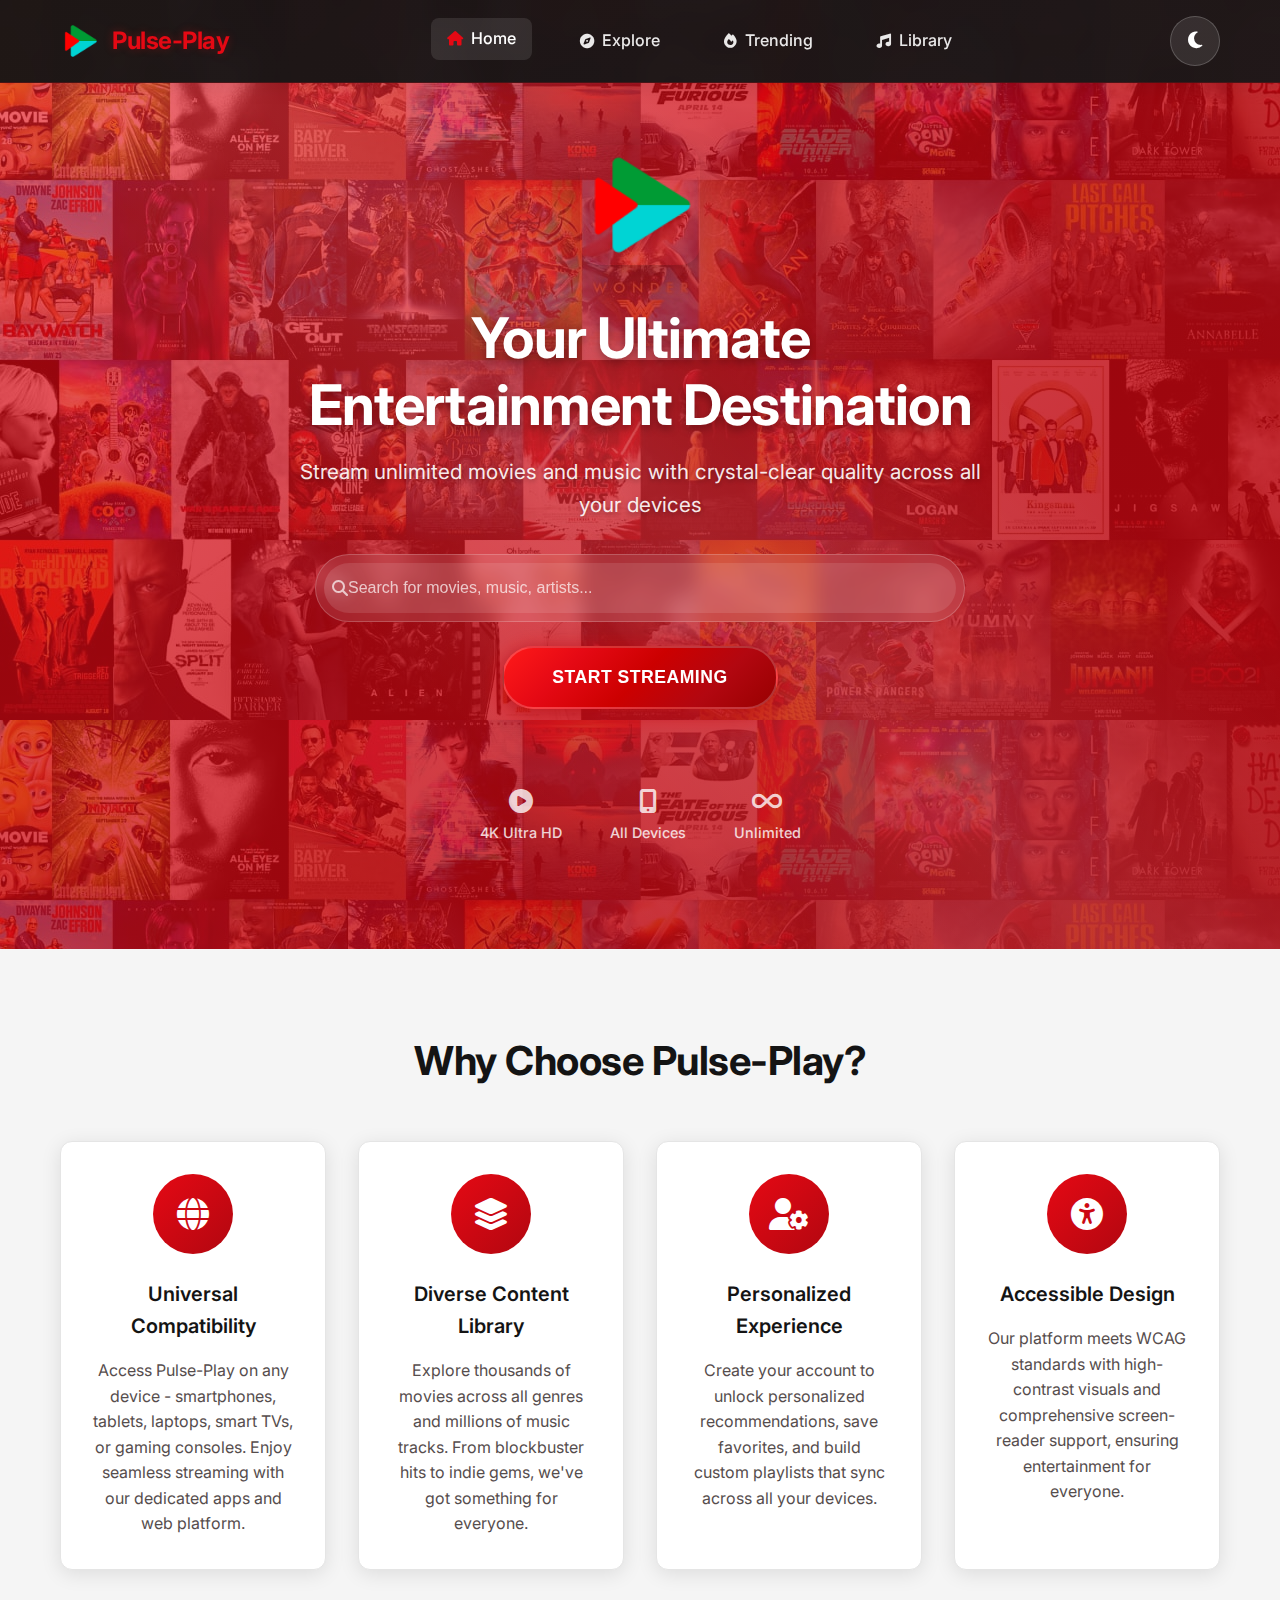
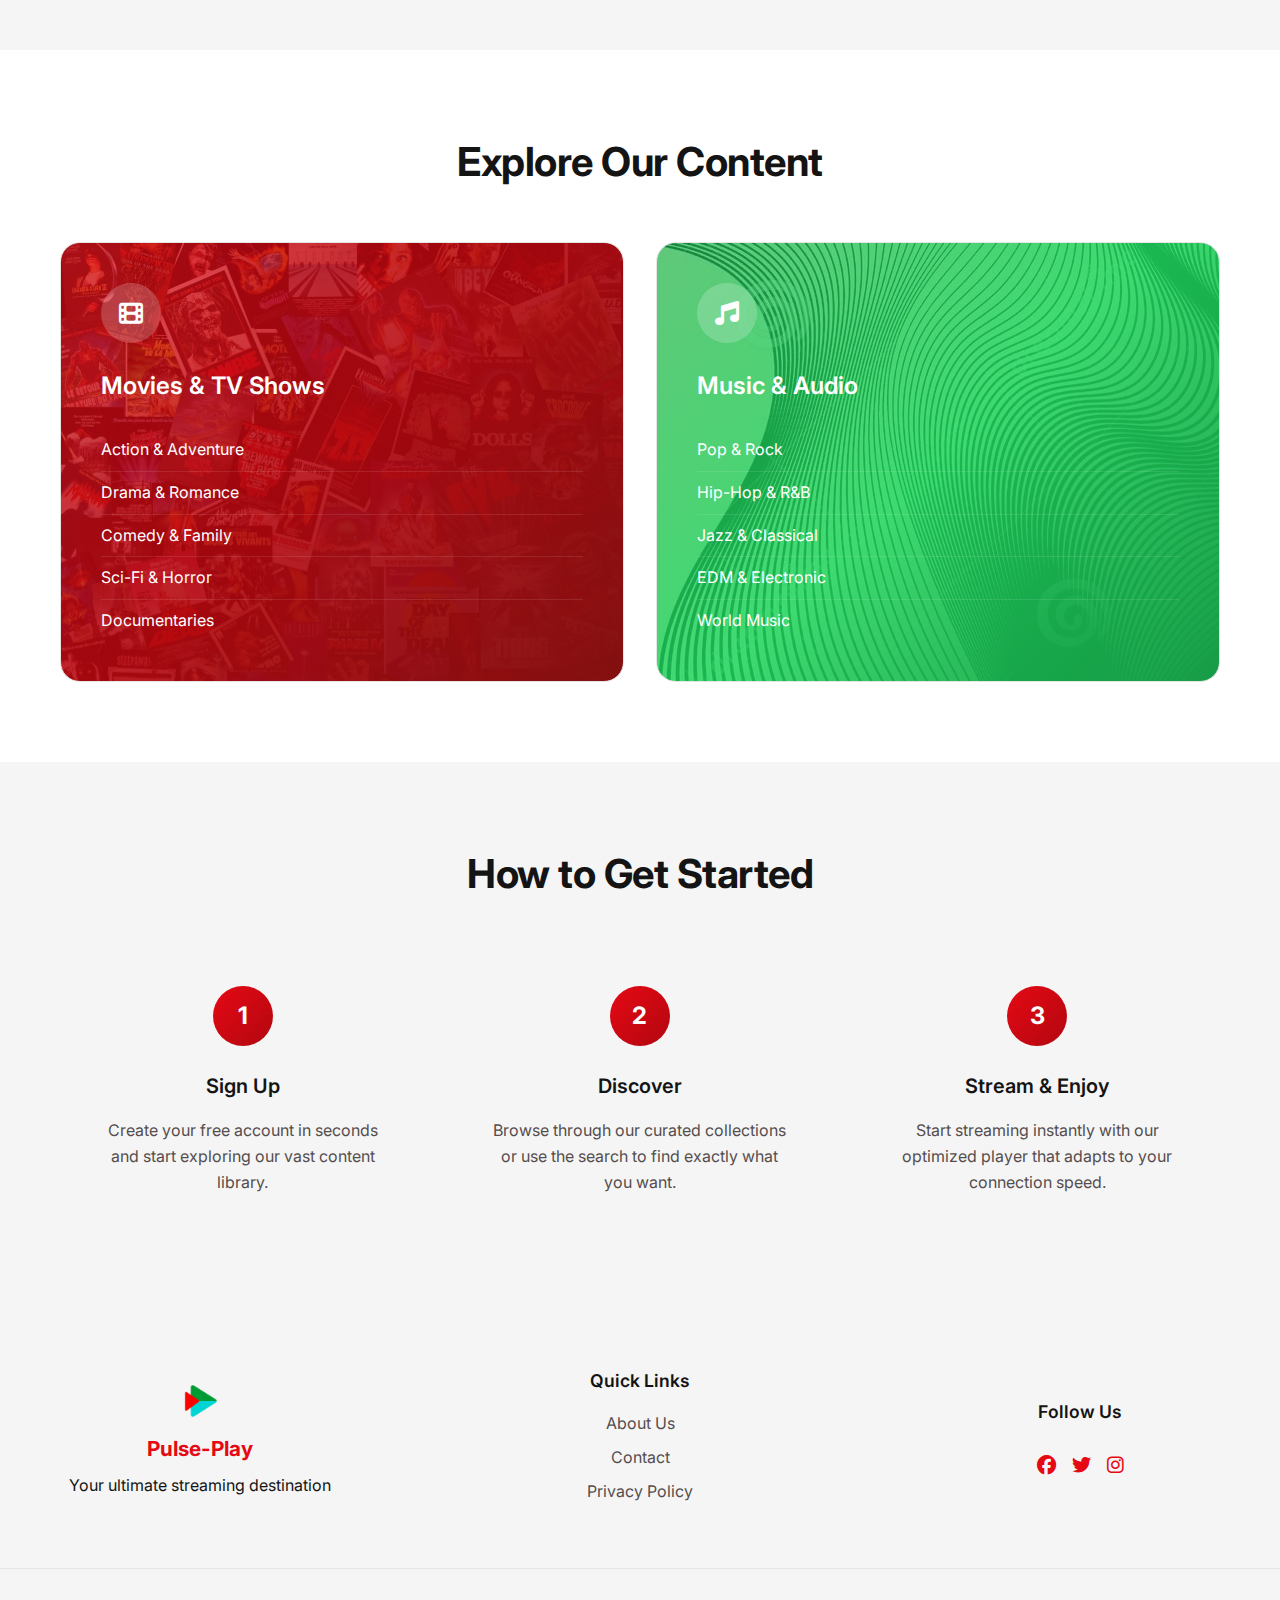
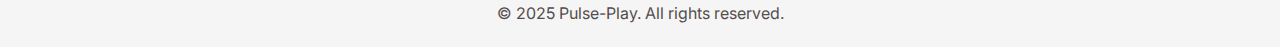
<file: index.html>
<!DOCTYPE html>
<html lang="en">
<head>
    <meta charset="UTF-8">
    <meta name="viewport" content="width=device-width, initial-scale=1.0">
    <meta name="description" content="Pulse-Play - Your ultimate streaming platform for movies and music. Stream high-quality content across all devices with personalized recommendations.">
    <meta name="keywords" content="streaming, movies, music, entertainment, platform">
    <title>Pulse-Play | Premium Streaming Platform</title>
    <link rel="stylesheet" href="style.css">
    <link rel="stylesheet" href="https://cdnjs.cloudflare.com/ajax/libs/font-awesome/6.4.0/css/all.min.css">
    <link rel="shortcut icon" href="icons8-microsoft-stream-2019-100 (1).png" type="image/x-icon">
    <link href="https://fonts.googleapis.com/css2?family=Inter:wght@300;400;500;600;700&display=swap" rel="stylesheet">
</head>
<body>
    <!-- Navigation -->
    <nav class="navbar">
        <div class="nav-container">
            <div class="nav-brand">
                <img src="icons8-microsoft-stream-2019-100 (1).png" alt="Pulse-Play Logo" class="logo">
                <span class="brand-name">Pulse-Play</span>
            </div>
            <div class="nav-links" id="nav-links">
                <ul>
                    <li><a href="#home" class="nav-link active"><i class="fas fa-home"></i>Home</a></li>
                    <li><a href="streaming.html" class="nav-link"><i class="fas fa-compass"></i>Explore</a></li>
                    <li><a href="#trending" class="nav-link"><i class="fas fa-fire"></i>Trending</a></li>
                    <li><a href="#library" class="nav-link"><i class="fas fa-music"></i>Library</a></li>
                </ul>
            </div>
            <div class="nav-controls">
                <div class="theme-toggle">
                    <button id="theme-toggle" class="theme-toggle-btn" aria-label="Toggle dark mode">
                        <i class="fas fa-sun" id="sun-icon"></i>
                        <i class="fas fa-moon" id="moon-icon"></i>
                    </button>
                </div>
                <button class="mobile-menu-toggle" id="mobile-menu-toggle" aria-label="Toggle mobile menu">
                    <span class="hamburger-line"></span>
                    <span class="hamburger-line"></span>
                    <span class="hamburger-line"></span>
                </button>
            </div>
        </div>
    </nav>

    <!-- Hero Section -->
    <main>
        <section id="home" class="hero-section">
            <div class="hero-container">
                <div class="hero-content">
                    <div class="hero-logo">
                        <img src="icons8-microsoft-stream-2019-100 (1).png" alt="Pulse-Play" class="hero-image">
                    </div>
                    
                    <h1 class="hero-title">Your Ultimate Entertainment Destination</h1>
                    <p class="hero-subtitle">Stream unlimited movies and music with crystal-clear quality across all your devices</p>
                    
                    <div class="search-section">
                        <div class="search-container">
                            <i class="fas fa-search search-icon"></i>
                            <input type="text" placeholder="Search for movies, music, artists..." class="search-input">
                        </div>
                        <button class="cta-button">Start Streaming</button>
                    </div>
                    
                    <div class="hero-features">
                        <div class="feature">
                            <i class="fas fa-play-circle"></i>
                            <span>4K Ultra HD</span>
                        </div>
                        <div class="feature">
                            <i class="fas fa-mobile-alt"></i>
                            <span>All Devices</span>
                        </div>
                        <div class="feature">
                            <i class="fas fa-infinity"></i>
                            <span>Unlimited</span>
                        </div>
                    </div>
                </div>
            </div>
        </section>

        <!-- Features Section -->
        <section id="features" class="features-section">
            <div class="container">
                <h2 class="section-title">Why Choose Pulse-Play?</h2>
                <div class="features-grid">
                    <div class="feature-card">
                        <div class="feature-icon">
                            <i class="fas fa-globe"></i>
                        </div>
                        <h3>Universal Compatibility</h3>
                        <p>Access Pulse-Play on any device - smartphones, tablets, laptops, smart TVs, or gaming consoles. Enjoy seamless streaming with our dedicated apps and web platform.</p>
                    </div>
                    
                    <div class="feature-card">
                        <div class="feature-icon">
                            <i class="fas fa-layer-group"></i>
                        </div>
                        <h3>Diverse Content Library</h3>
                        <p>Explore thousands of movies across all genres and millions of music tracks. From blockbuster hits to indie gems, we've got something for everyone.</p>
                    </div>
                    
                    <div class="feature-card">
                        <div class="feature-icon">
                            <i class="fas fa-user-cog"></i>
                        </div>
                        <h3>Personalized Experience</h3>
                        <p>Create your account to unlock personalized recommendations, save favorites, and build custom playlists that sync across all your devices.</p>
                    </div>
                    
                    <div class="feature-card">
                        <div class="feature-icon">
                            <i class="fas fa-universal-access"></i>
                        </div>
                        <h3>Accessible Design</h3>
                        <p>Our platform meets WCAG standards with high-contrast visuals and comprehensive screen-reader support, ensuring entertainment for everyone.</p>
                    </div>
                </div>
            </div>
        </section>

        <!-- Content Categories -->
        <section id="categories" class="categories-section">
            <div class="container">
                <h2 class="section-title">Explore Our Content</h2>
                <div class="categories-grid">
                    <div class="category-card movies">
                        <div class="category-icon">
                            <i class="fas fa-film"></i>
                        </div>
                        <h3>Movies & TV Shows</h3>
                        <ul>
                            <li>Action & Adventure</li>
                            <li>Drama & Romance</li>
                            <li>Comedy & Family</li>
                            <li>Sci-Fi & Horror</li>
                            <li>Documentaries</li>
                        </ul>
                    </div>
                    
                    <div class="category-card music">
                        <div class="category-icon">
                            <i class="fas fa-music"></i>
                        </div>
                        <h3>Music & Audio</h3>
                        <ul>
                            <li>Pop & Rock</li>
                            <li>Hip-Hop & R&B</li>
                            <li>Jazz & Classical</li>
                            <li>EDM & Electronic</li>
                            <li>World Music</li>
                        </ul>
                    </div>
                </div>
            </div>
        </section>

        <!-- How It Works -->
        <section id="how-it-works" class="how-it-works-section">
            <div class="container">
                <h2 class="section-title">How to Get Started</h2>
                <div class="steps-grid">
                    <div class="step">
                        <div class="step-number">1</div>
                        <h3>Sign Up</h3>
                        <p>Create your free account in seconds and start exploring our vast content library.</p>
                    </div>
                    
                    <div class="step">
                        <div class="step-number">2</div>
                        <h3>Discover</h3>
                        <p>Browse through our curated collections or use the search to find exactly what you want.</p>
                    </div>
                    
                    <div class="step">
                        <div class="step-number">3</div>
                        <h3>Stream & Enjoy</h3>
                        <p>Start streaming instantly with our optimized player that adapts to your connection speed.</p>
                    </div>
                </div>
            </div>
        </section>
    </main>

    <!-- Footer -->
    <footer class="footer">
        <div class="footer-content">
            <div class="footer-section">
                <img src="icons8-microsoft-stream-2019-100 (1).png" alt="Pulse-Play" class="footer-logo">
                <h3>Pulse-Play</h3>
                <p>Your ultimate streaming destination</p>
            </div>
            <div class="footer-section">
                <h4>Quick Links</h4>
                <ul>
                    <li><a href="#">About Us</a></li>
                    <li><a href="#">Contact</a></li>
                    <li><a href="#">Privacy Policy</a></li>
                </ul>
            </div>
            <div class="footer-section">
                <h4>Follow Us</h4>
                <div class="social-links">
                    <a href="#"><i class="fab fa-facebook"></i></a>
                    <a href="#"><i class="fab fa-twitter"></i></a>
                    <a href="#"><i class="fab fa-instagram"></i></a>
                </div>
            </div>
        </div>
        <div class="footer-bottom">
            <p>&copy; 2025 Pulse-Play. All rights reserved.</p>
        </div>
    </footer>

    <script src="script.js"></script>
</body>
</html>
</file>
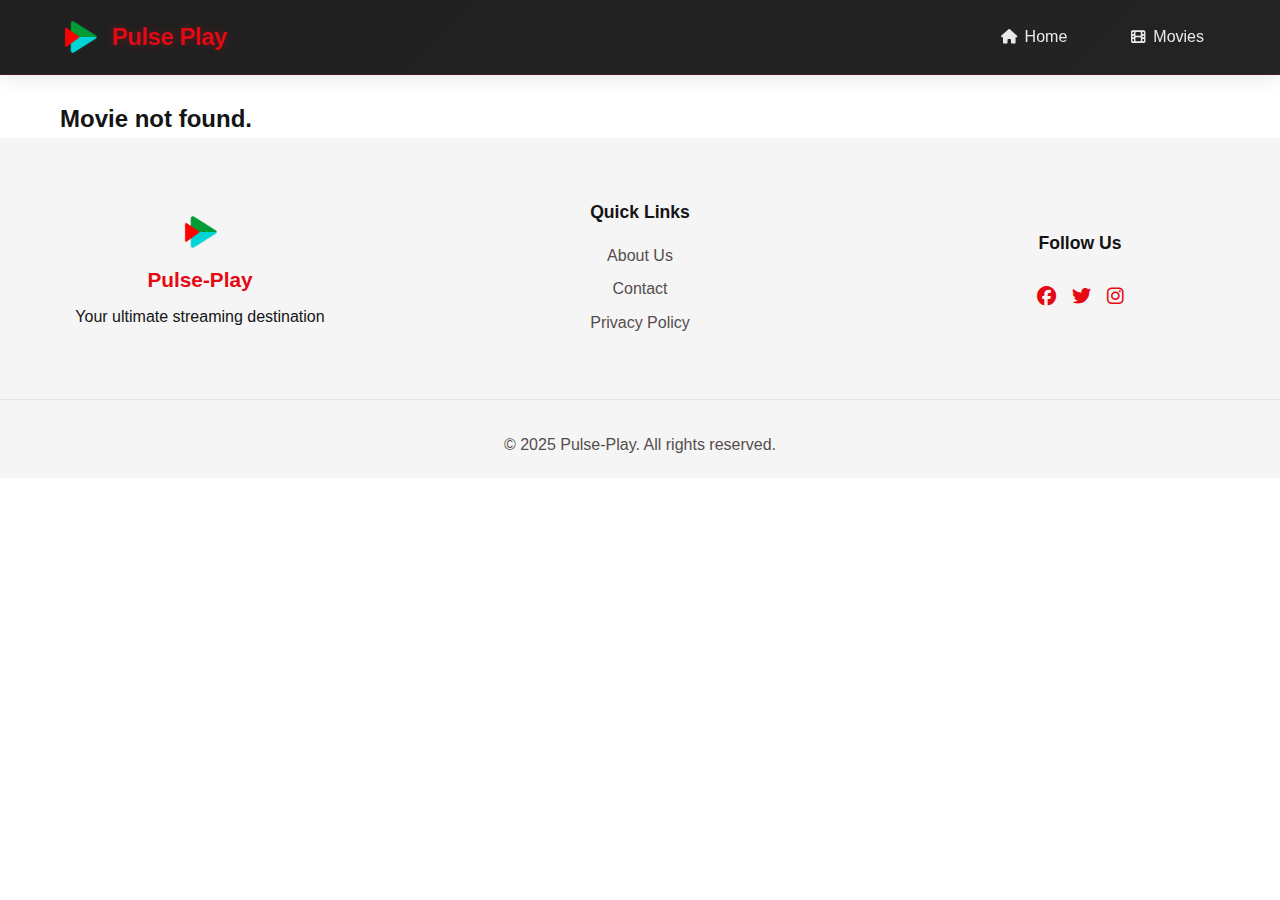
<file: movie-info.html>
<!DOCTYPE html>
<html lang="en">
<head>
    <meta charset="UTF-8">
    <meta name="viewport" content="width=device-width, initial-scale=1.0">
    <title>Movie Info | Pulse Play</title>
    <link rel="stylesheet" href="style.css">
    <link rel="shortcut icon" href="icons8-microsoft-stream-2019-100 (1).png" type="image/x-icon">
    <link rel="stylesheet" href="https://cdnjs.cloudflare.com/ajax/libs/font-awesome/6.4.0/css/all.min.css">
</head>
<body>
    <!-- Navigation Bar -->
    <nav class="navbar">
        <div class="nav-container">
            <div class="nav-brand">
                <img src="icons8-microsoft-stream-2019-100 (1).png" alt="Logo" class="logo">
                <span class="brand-name">Pulse Play</span>
            </div>
            <div class="nav-controls">
                <button id="theme-toggle" class="theme-toggle-btn" style="display: none;">
                    <i id="sun-icon" class="fas fa-sun"></i>
                    <i id="moon-icon" class="fas fa-moon"></i>
                </button>
            </div>
            <div class="nav-links" id="nav-links">
                <ul>
                    <li><a href="index.html" class="nav-link"><i class="fas fa-home"></i> Home</a></li>
                    <li><a href="streaming.html" class="nav-link"><i class="fas fa-film"></i> Movies</a></li>
                </ul>
            </div>
            <button class="mobile-menu-toggle" id="mobile-menu-toggle" aria-label="Toggle Menu">
                <span class="hamburger-line"></span>
                <span class="hamburger-line"></span>
                <span class="hamburger-line"></span>
            </button>
        </div>
    </nav>

    <!-- Movie Info Section -->
    <main class="container" style="margin-top: 100px;">
        <section class="movie-info-section" id="movie-info-section">
            <!-- Movie info will be populated by JS -->
        </section>
    </main>

    <!-- Footer -->
    <footer class="footer">
        <div class="footer-content">
            <div class="footer-section">
                <img src="icons8-microsoft-stream-2019-100 (1).png" alt="Pulse-Play" class="footer-logo">
                <h3>Pulse-Play</h3>
                <p>Your ultimate streaming destination</p>
            </div>
            <div class="footer-section">
                <h4>Quick Links</h4>
                <ul>
                    <li><a href="#">About Us</a></li>
                    <li><a href="#">Contact</a></li>
                    <li><a href="#">Privacy Policy</a></li>
                </ul>
            </div>
            <div class="footer-section">
                <h4>Follow Us</h4>
                <div class="social-links">
                    <a href="#"><i class="fab fa-facebook"></i></a>
                    <a href="#"><i class="fab fa-twitter"></i></a>
                    <a href="#"><i class="fab fa-instagram"></i></a>
                </div>
            </div>
        </div>
        <div class="footer-bottom">
            <p>&copy; 2025 Pulse-Play. All rights reserved.</p>
        </div>
    </footer>

    <script src="script.js"></script>
    <script>
    // Movie Info Page Logic
    document.addEventListener('DOMContentLoaded', function() {
        // Get movieId from URL
        const urlParams = new URLSearchParams(window.location.search);
        const movieId = urlParams.get('id');
        if (!movieId) {
            document.getElementById('movie-info-section').innerHTML = '<h2>Movie not found.</h2>';
            return;
        }

        // Demo movie data (should match script.js)
        const allDemoMovies = [];
        const demoMovies = {
            'trending': [
                { id: 1, title: 'Sinners', poster: './sinners.jpeg', rating: 7.6, year: 2025, genre: 'Action, Horror', videoUrl: 'https://www.youtube.com/watch?v=bKGxHflevuk', downloadUrl: 'https://downloadwella.com/kmf1byurmb9y/Sinners.(NKIRI.COM).2025.WEBRip.DOWNLOADED.FROM.NKIRI.COM.mkv.html', synopsis: 'Trying to leave their troubled lives behind, twin brothers return to their Mississippi hometown to start again, only to discover that an even greater evil is waiting to welcome them back.'},
                { id: 2, title: 'Weapons', poster: './weapons.jpeg', rating: 7.8, year: 2025, genre: 'Horror, Mystery', videoUrl: 'https://www.youtube.com/watch?v=OpThntO9ixc', downloadUrl: '#', synopsis: 'When all but one child from the same classroom mysteriously vanish on the same night at exactly the same time, a community is left questioning who or what is behind their disappearance.' },
                { id: 3, title: 'Thunderbolts', poster: './thunderbolts.jpeg', rating: 7.2, year: 2025, genre: 'Action, Adventure, Crime', videoUrl: 'https://www.youtube.com/watch?v=hUUszE29jS0', downloadUrl: 'https://downloadwella.com/xvk5eqtw6esx/Thunderbolts.(NKIRI.COM).2025.WEBRip.DOWNLOADED.FROM.NKIRI.COM.mkv.html', synopsis: 'Ensnared in a death trap, an unconventional team of antiheroes -- Yelena Belova, Bucky Barnes, Red Guardian, Ghost, Taskmaster and John Walker -- embarks on a dangerous mission that forces them to confront the darkest corners of their pasts.' },
                { id: 4, title: 'Superman', poster: './superman.jpeg', rating: 7.3, year: 2025, genre: 'Action, Adventure, Sci-Fi', videoUrl: 'https://www.youtube.com/watch?v=Ox8ZLF6cGM0', downloadUrl: 'https://downloadwella.com/f9dv2lm2wz5e/Superman.(NKIRI.COM).2025.WEB-DL.DOWNLOADED.FROM.NKIRI.COM.mkv.html', synopsis: 'When Superman gets drawn into conflicts at home and abroad, his actions are questioned, giving tech billionaire Lex Luthor the opportunity to get the Man of Steel out of the way for good. Will intrepid reporter Lois Lane and Superman\'s four-legged companion, Krypto, be able to help him before it\'s too late?' },
                { id: 5, title: 'F1', poster: './f-1.jpeg', rating: 7.8, year: 2025, genre: 'Action, Drama, Sport', videoUrl: 'https://www.youtube.com/watch?v=69ffwl-8pCU', downloadUrl: 'https://downloadwella.com/z9e61s86y494/F1.The.Movie.(NKIIR.COM).2025.WEBRip.DOWNLOADED.FROM.NKIRI.COM.mkv.html', synopsis: 'In the 1990s, Sonny Hayes was Formula 1\'s most promising driver until an accident on the track nearly ended his career. Thirty years later, the owner of a struggling Formula 1 team convinces Sonny to return to racing and become the best in the world. Driving alongside the team\'s hotshot rookie, Sonny soon learns that the road to redemption is not something you can travel alone.' },
                { id: 6, title: 'Jurassic World: Rebirth', poster: './jurassic.jpeg', rating: 5.9, year: 2025, genre: 'Action, Adventure, Sci-fi', videoUrl: 'https://www.youtube.com/watch?v=jan5CFWs9ic', downloadUrl: 'https://downloadwella.com/nv5qd3ayopj5/Jurassic.World.Rebirth.(NKIRI.COM).2025.WEBRip.DOWNLOADED.FROM.NKIRI.COM.mkv.html', synopsis: 'Zora Bennett leads a team of skilled operatives to the most dangerous place on Earth, an island research facility for the original Jurassic Park. Their mission is to secure genetic material from dinosaurs whose DNA can provide life-saving benefits to mankind. As the top-secret expedition becomes more and more risky, they soon make a sinister, shocking discovery that\'s been hidden from the world for decades.' },
                { id: 7, title: 'Mission Impossible: Dead Reckoning', poster: './mission-impossible.jpeg', rating: 8.5, year: 2023, genre: 'Action, Thriller', videoUrl: 'https://www.youtube.com/watch?v=avz06PDqDbM', downloadUrl: 'https://downloadwella.com/og67u751hl1s/Mission.Impossible.-.The.Final.Reckoning.(NKIRI.COM).2025.WEBRip.DOWNLOADED.FROM.NKIRI.COM.mkv.html', synopsis: 'Ethan Hunt and the IMF team must track down a terrifying new weapon that threatens all of humanity if it falls into the wrong hands. With control of the future and the fate of the world at stake, a deadly race around the globe begins. Confronted by a mysterious, all-powerful enemy, Ethan is forced to consider that nothing can matter more than the mission -- not even the lives of those he cares about most.' },
                { id: 8, title: 'Oppenheimer', poster: './oppenheimer.jpeg', rating: 8.9, year: 2023, genre: 'Drama, History', videoUrl: 'https://www.youtube.com/watch?v=uYPbbksJxIg', downloadUrl: 'https://downloadwella.com/i2udddfbfato/Oppenheimer.(NKIRI.COM).2023.BluRay.DOWNLOADED.FROM.NKIRI.COM.mkv.html', synopsis: 'During World War II, Lt. Gen. Leslie Groves Jr. appoints physicist J. Robert Oppenheimer to work on the top-secret Manhattan Project. Oppenheimer and a team of scientists spend years developing and designing the atomic bomb. Their work comes to fruition on July 16, 1945, as they witness the world\'s first nuclear explosion, forever changing the course of history.' },
                { id: 9, title: 'Barbie', poster: './barbie.jpeg', rating: 7.3, year: 2023, genre: 'Comedy, Fantasy', videoUrl: 'https://www.youtube.com/watch?v=pBk4NYhWNMM', downloadUrl: 'https://downloadwella.com/wgd63oc9k87e/Barbie.(NKIRI.COM).2023.WEBRip.DOWNLOADED.FROM.NKIRI.COM.mkv.html', synopsis: 'Barbie and Ken are having the time of their lives in the colorful and seemingly perfect world of Barbie Land. However, when they get a chance to go to the real world, they soon discover the joys and perils of living among humans.' },
                { id: 10, title: 'Dune: Part Two', poster: './dune.jpeg', rating: 8.4, year: 2024, genre: 'Sci-Fi, Adventure', videoUrl: 'https://www.youtube.com/watch?v=Way9Dexny3w', downloadUrl: 'https://downloadwella.com/4l4s5gt8myoy/Dune.Part.Two.(NKIRI.COM).2024.WEBRip.DOWNLOADED.FROM.NKIRI.COM.mkv.html', synopsis: 'Paul Atreides unites with Chani and the Fremen while seeking revenge against the conspirators who destroyed his family. Facing a choice between the love of his life and the fate of the universe, he must prevent a terrible future only he can foresee.' },
                { id: 11, title: 'The Super Mario Bros. Movie', poster: './mario.jpeg', rating: 7.5, year: 2023, genre: 'Animation, Comedy', videoUrl: 'https://www.youtube.com/watch?v=TnGl01FkMMo', downloadUrl: 'https://downloadwella.com/pxm4qmjegwaa/Super.Mario.Bros.Movie.(NKIRI.COM).2023.AMZN.WEBRip.DOWNLOADED.FROM.NKIRI.COM.mkv.html', synopsis: 'While working underground to fix a water main, Brooklyn plumbers and brothers Mario and Luigi are transported through a mysterious pipe to a magical new world. But when the siblings are separated, an epic adventure begins.' },
                { id: 12, title: 'Guardians of the Galaxy Vol. 3', poster: './GOTG.jpeg', rating: 8.1, year: 2023, genre: 'Action, Comedy', videoUrl: 'https://www.youtube.com/watch?v=u3V5KDHRQvk', downloadUrl: 'https://downloadwella.com/5rthk5bssrss/Guardians.of.the.Galaxy.Vol.3.(NKIRI.COM).2023.WEBRip.DOWNLOADED.FROM.NKIRI.COM.mkv.html', synopsis: 'Still reeling from the loss of Gamora, Peter Quill must rally his team to defend the universe and protect one of their own. If the mission is not completely successful, it could possibly lead to the end of the Guardians as we know them.' }
            ],
            'action': [
                { id: 13, title: 'The Fantastic Four: First Steps', poster: './fantasticfour.jpeg', rating: 7.3, year: 2025, genre: 'Action, Adventure, Sci-Fi', videoUrl: 'https://www.youtube.com/watch?v=18QQWa5MEcs', downloadUrl: '#', synopsis: 'Mister Fantastic, Invisible Woman, Human Torch and the Thing face their most daunting challenge yet as they defend Earth from Galactus and Silver Surfer.' },
                { id: 14, title: 'The Naked Gun', poster: './nakedgun.jpeg', rating: 6.9, year: 2025, genre: 'Action, Comedy, Crime', videoUrl: 'https://www.youtube.com/watch?v=uLguU7WLreA', downloadUrl: 'https://downloadwella.com/conzvkn9gcce/The.Naked.Gun.(NKIRI.COM).2025.WEBRip.DOWNLOADED.FROM.NKIRI.COM.mkv.html', synopsis: 'Lt. Frank Drebin, a bumbling policeman of the NYPD, is on the trail of notorious criminal Vincent Ludwig. Soon he learns about Vincent\'s plan to assassinate Queen Elizabeth II and decides to stop him.' },
                { id: 15, title: 'Nobody 2', poster: './nobody2.jpeg', rating: 6.7, year: 2025, genre: 'Action, Comedy, Crime', videoUrl: 'https://www.youtube.com/watch?v=-5X2pt95cIo', downloadUrl: 'https://downloadwella.com/rpu7exrxxjox/Nobody.2.(NKIRI.COM).2025.WEBRip.DOWNLOADED.FROM.NKIRI.COM.mkv.html', synopsis: 'Workaholic assassin Hutch Mansell takes his family on a much-needed vacation to the small tourist town of Plummerville. However, he soon finds himself in the crosshairs of a corrupt theme-park operator, a shady sheriff, and a bloodthirsty crime boss.' },
                { id: 16, title: 'Ballerina', poster: './ballerina.jpeg', rating: 6.9, year: 2025, genre: 'Action, Thriller', videoUrl: 'https://www.youtube.com/watch?v=0FSwsrFpkbw', downloadUrl: 'https://downloadwella.com/oiujdtm8l9b3/Ballerina.(NKIRI.COM).2025.WEBRip.DOWNLOADED.FROM.NKIRI.COM.mkv.html', synopsis: 'Trained in the assassin traditions of the Ruska Roma, Eve Macarro takes on an army of killers as she seeks revenge against those responsible for the death of her father.' },
                { id: 17, title: 'John Wick: Chapter 4', poster: './john-wick.jpeg', rating: 8.2, year: 2023, genre: 'Action, Crime', videoUrl: 'https://www.youtube.com/watch?v=qEVUtrk8_B4', downloadUrl: 'https://downloadwella.com/0pcd6mds5inw/John.Wick.Chapter.4.(NKIRI.COM).2023.WEB-DL.DOWNLOADED.FROM.NKIRI.COM.mkv.html', synopsis: 'With the price on his head ever increasing, legendary hit man John Wick takes his fight against the High Table global as he seeks out the most powerful players in the underworld, from New York to Paris to Japan to Berlin.' },
                { id: 18, title: 'Fast X', poster: './fastX.jpeg', rating: 7.8, year: 2023, genre: 'Action, Thriller', videoUrl: 'https://www.youtube.com/watch?v=32RAq6JzY-w', downloadUrl: 'https://downloadwella.com/707wgtgr3p8r/Fast.X.(NKIRI.COM).2023.AMZN.WEBRip.DOWNLOADED.FROM.NKIRI.COM.mkv.html', synopsis: 'Over many missions and against impossible odds, Dom Toretto and his family have outsmarted and outdriven every foe in their path. Now, they must confront the most lethal opponent they\'ve ever faced. Fueled by revenge, a terrifying threat emerges from the shadows of the past to shatter Dom\'s world and destroy everything -- and everyone -- he loves' },
                { id: 29, title: 'The Equalizer 3', poster: './equilizer.jpeg', rating: 7.1, year: 2023, genre: 'Action, Crime', videoUrl: 'https://www.youtube.com/watch?v=19ikl8vy4zs', downloadUrl: 'https://downloadwella.com/bm9u6zc2z9k4/The.Equalizer.3.(NKIRI.COM).2023.WEBRip.DOWNLOADED.FROM.NKIRI.COM.mkv.html', synopsis: 'Since giving up his life as a government assassin, Robert McCall finds solace in serving justice on behalf of the oppressed. Now living in Southern Italy, he soon discovers his new friends are under the control of local crime bosses. As events turn deadly, McCall becomes their protector by taking on the mafia.' },
                { id: 20, title: 'Extraction 2', poster: './Extraction.jpeg', rating: 7.6, year: 2023, genre: 'Action, Thriller', videoUrl: 'https://www.youtube.com/watch?v=Y274jZs5s7s', downloadUrl: 'https://downloadwella.com/f8eog3il9rpg/Extraction.2.(NKIRI.COM).2023.NF.WEBRip.DOWNLOADED.FROM.NKIRI.COM.mkv.html', synopsis: 'Back from the brink of death, commando Tyler Rake embarks on a dangerous mission to save a ruthless gangster\'s imprisoned family.' },
                { id: 21, title: 'The Gray Man', poster: './grayman.jpeg', rating: 6.5, year: 2022, genre: 'Action, Thriller', videoUrl: 'https://www.youtube.com/watch?v=BmllggGO4pM', downloadUrl: '#', synopsis: 'When the CIA\'s top asset his identity known to no one uncovers agency secrets, he triggers a global hunt by assassins set loose by his ex-colleague.' },
                { id: 22, title: 'The Amateur', poster: './amateur.jpeg', rating: 6.5, year: 2025, genre: 'Action, Thriller', videoUrl: 'https://www.youtube.com/watch?v=DCWcK4c-F8Q', downloadUrl: 'https://downloadwella.com/kq8ethfclwma/The.Amateur.(NKIRI.COM).2025.WEBRip.DOWNLOADED.FROM.NKIRI.COM.mkv.html', synopsis: 'Charlie Heller is a brilliant CIA decoder whose world comes crashing down when his wife dies in a London terrorist attack. When his supervisors refuse to take action, his intelligence becomes the ultimate weapon as he embarks on a dangerous trek across the globe to track down those responsible.' },
                { id: 23, title: 'Heads of State', poster: './heads-of-state.jpeg', rating: 6.4, year: 2025, genre: 'Action, Comedy, Thriller', videoUrl: 'https://www.youtube.com/watch?v=8J646zM7UM8', downloadUrl: 'https://downloadwella.com/08jz1dm70av9/Heads.Of.State.(NKIRI.COM).2025.WEBRip.DOWNLOADED.FROM.NKIRI.COM.mkv.html', synopsis: 'U.S. President Will Derringer and British Prime Minister Sam Clarke have a not-so-friendly and very public rivalry. However, when Air Force One gets shot down over enemy territory, they find themselves on the run and working together to thwart a global conspiracy that threatens the entire free world.' },
                { id: 24, title: 'Top Gun: Maverick', poster: './topgun.jpeg', rating: 8.3, year: 2022, genre: 'Action, Drama', videoUrl: 'https://www.youtube.com/watch?v=qSqVVswa420', downloadUrl: 'https://downloadwella.com/cybkgpvpbhfa/Top.Gun.Maverick.(NKIRI.COM).2022.WEB-DL.DOWNLOADED.FROM.NKIRI.COM.mp4', synopsis: 'After more than 30 years of service as one of the Navy\'s top aviators, Pete "Maverick" Mitchell is where he belongs, pushing the envelope as a courageous test pilot and dodging the advancement in rank that would ground him. Training a detachment of graduates for a special assignment, Maverick must confront the ghosts of his past and his deepest fears, culminating in a mission that demands the ultimate sacrifice from those who choose to fly it.' }
            ],
            'animation': [
                {id: 25, title: 'KPop Demon Hunters', poster: './kPop.jpeg', rating: '7.7', year: '2025', genre: 'Animation, Action, Adventure', videoUrl: 'https://www.youtube.com/watch?v=AzCAwdp1uIQ', downloadUrl: 'https://downloadwella.com/sp50yf3am8nx/KPop.Demon.Hunters.(NKIRI.COM).2025.WEBRip.DOWNLOADED.FROM.NKIRI.COM.mkv.html', synopsis: 'When K-pop superstars Rumi, Mira and Zoey aren\'t selling out stadiums or topping the Billboard charts, they\'re moonlighting as demon hunters to protect their fans from ever-present supernatural danger.'},
                {id: 26, title: 'Ne Zha 2', poster: './NeZha.jpeg', rating: '8.0', year: '2025', genre: 'Animation, Action, Adventure', videoUrl: 'https://www.youtube.com/watch?v=ETlOSBR92Fs', downloadUrl: 'https://downloadwella.com/uvn4jl9h0n25/Ne.Zha.2.(NKIRI.COM).WEBRip.DOWNLOADED.FROM.NKIRI.COM.mkv.html', synopsis: 'A rebellious young boy, Ne Zha, is feared by the gods and born to mortal parents with wild, uncontrolled powers. Now that he\'s faced with an ancient force intent on destroying humanity, he must grow up to become the hero the world needs.'},
                {id: 27, title: 'Elio', poster: './elio.jpeg', rating: '6.8', year: '2025', genre: 'Animation, Adventure, Comedy', videoUrl: 'https://www.youtube.com/watch?v=ETVi5_cnnaE', downloadUrl: 'https://downloadwella.com/tuu8ncjipusl/Elio.(NKIRI.COM).2025.WEBRip.DOWNLOADED.FROM.NKIRI.COM.mkv.html', synposis: 'Elio, an underdog with an active imagination, finds himself inadvertently beamed up to the Communiverse, an interplanetary organization with representatives from galaxies far and wide. Mistakenly identified as Earth\'s ambassador to the rest of the universe, he starts to form new bonds with eccentric aliens while discovering who he\'s truly meant to be.'},
                {id: 28, title: 'Demon Slayer: Kimetsu no Yaiba Infinity Castle', poster: './demonslayer.jpeg', rating: '8.7', year: '2025', genre: 'Animation, Adventure, Action', videoUrl: 'https://www.youtube.com/watch?v=x7uLutVRBfI', downloadUrl: '#', synopsis: 'Tanjiro Kamado and other members of the Demon Slayer Corps find themselves in an epic battle at Infinity Castle.'},
                {id: 29, title: 'Predator: Killer of Killers', poster: './predator.jpeg', rating: '7.5', year: '2025', genre: 'Animation, Action, Adventure', videoUrl: 'https://www.youtube.com/watch?v=fbddYji1F8s', downloadUrl: 'https://downloadwella.com/9wryoy5iz4ih/Predator.Killer.Of.Killers.(NKIRI.COM).2025.WEBRip.DOWNLOADED.FROM.NKIRI.COM.mkv.html', synopsis: 'A Viking raider, a ninja in feudal Japan, and a World War II pilot encounter a fierce intergalactic hunter.'},
                {id: 30, title: 'Smurfs', poster: './smurfs.jpeg', rating: '4.2', year: '2025', genre: 'Animation, Adventure, Comedy', videoUrl: 'https://www.youtube.com/watch?v=s18jQqtGsMw', downloadUrl: 'https://downloadwella.com/n6txk8hjmfus/Smurfs.(NKIRI.COM).2025.WEBRip.DOWNLOADED.FROM.NKIRI.COM.mkv.html', synopsis: 'When evil wizards Razamel and Gargamel take Papa Smurf, the Smurfs embark on a mission to the real world to save him. With help from some new friends, they must discover what defines their destiny to save the universe.'},
                {id: 31, title: 'Fixed', poster: './fixed.jpeg', rating: '5.2', year: '2025', genre: 'Animaton, Adventure, Comedy', videoUrl: 'https://www.youtube.com/watch?v=kwczMER2yho', downloadUrl: 'https://downloadwella.com/r01unlk34re5/Fixed.(NKIRI.COM).2025.WEBRip.DOWNLOADED.FROM.NKIRI.COM.mkv.html', synopsis: 'After learning he\'s getting neutered, a dog has 24 hours to squeeze in one last balls to the wall adventure with the boys.'},
                {id: 32, title: 'The kings of Kings', poster: './KOK.jpeg', rating: '6.8', year: '2025', genre: 'Animation, Family', videoUrl: 'https://www.youtube.com/watch?v=HDhet3EVRac', downloadUrl: 'https://downloadwella.com/d5y1ra9p1oc7/The.King.Of.Kings.(NKIRI.COM).2025.WEBRip.DOWNLOADED.FROM.NKIRI.COM.mkv.html', synopsis: 'Renowned writer Charles Dickens shares the story of Jesus Christ with his son, Walter. As his father narrates the stirring tale, Walter becomes captivated with the events of Jesus\' life.'},
                {id: 33, title: 'The Witcher: Sirens of the Deep', poster: './witcher.jpeg', rating: '6.1', year: '2025', genre: 'Animation, Action, Adventure', videoUrl: 'https://www.youtube.com/watch?v=PYzqa1CDTik', downloadUrl: 'https://downloadwella.com/e598ss4xcine/The.Witcher.Sirens.of.the.Deep.(NKIRI.COM).2025.WEBRip.DOWNLOADED.FROM.NKIRI.COM.mkv.html', synopsis: 'Hired to investigate seaside village attacks, mutant monster hunter Geralt unravels an age-old conflict between humans and sea people that threatens war between kingdoms.'},
                {id: 34, title: 'Plankton', poster: './plankton.jpeg', rating: '5.3', year: '2025', genre: 'Animation, Adventure, Comedy', videoUrl: 'https://www.youtube.com/watch?v=IHRScjhllsQ', downloadUrl: 'https://downloadwella.com/dhb2ob3agkqm/Plankton.The.Movie.(NKIRI.COM).2025.WEBRip.DOWNLOADED.FROM.NKIRI.COM.mkv.html', synopsis: 'When Karen the Computer decides to take over the world, it\'s up to Plankton to stop her with a little help from SpongeBob and the Gal Pals Pearl, Sandy, and Mrs. Puff'},
                {id: 35, title: 'Kaiju No. 8: Mission Recon', poster: './kaiju.jpeg', rating: '6.8', year: '2025', genre: 'Animation, Action, Sci-Fi', videoUrl: 'https://www.youtube.com/watch?v=JwF7bhvnCxI', downloadUrl: 'https://downloadwella.com/tgnu4tjvulou/Kaiju.No..8.Mission.Recon.(NKIRI.COM).2025.WEBRip.DOWNLOADED.FROM.NKIRI.COM.mkv.html', synopsis: 'Kaiju No. 8 follows Kafka Hibino, a 32-year-old man working as a Kaiju cleanup crew member, who gains the ability to transform into the powerful monstrous being "Kaiju No. 8" after a mysterious flying monster enters his body. Driven by a childhood promise with his friend, Mina Ashiro, to join the Defense Force that eliminates Kaiju, Kafka attempts to keep his new power a secret while joining the Force and using his knowledge to fight alongside them against the growing monster threat.'},
                {id: 36, title: 'Iyanu: The Age of Wonders', poster: './iyanu.jpeg', rating: '6.8', year: '2025', genre: 'Animation, Action, Adventure', videoUrl: 'https://www.youtube.com/watch?v=c0BgMxgAcJ4', downloadUrl: 'https://nkiri.com/iyanu-s01-complete-tv-series/', synopsis: 'Iyanu is a 2025 animated action-adventure TV series based on the graphic novel series by Roye Okupe, set in a world inspired by ancient Yorubaland, where a teenage orphan named Iyanu discovers she has divine powers. Iyanu must learn to control these abilities, which rival the gods of old, to save her people from ancient curses and wildlife threatening to destroy humanity and bring back the lost "Age of Wonders".'},
            ],
            'drama': [
                { id: 37, title: 'Frankenstein', poster: './frankenstein.jpeg', rating: 7.4, year: 2025, genre: 'Drama, Fantasy, Horror', videoUrl: 'https://www.youtube.com/watch?v=x--N03NO130', downloadUrl: '#', synopsis: 'A brilliant but egotistical scientist brings a monstrous creature to life in a daring experiment that ultimately leads to the undoing of both the creator and his tragic creation.' },
                { id: 38, title: 'The Map That Leads to You', poster: './map-that-leads-to-you.jpeg', rating: 6.2, year: 2025, genre: 'Drama, Romance', videoUrl: 'https://www.youtube.com/watch?v=FK9BQm471c0', downloadUrl: 'https://downloadwella.com/knjubfel6a2w/The.Map.That.Leads.To.You.(NKIRI.COM).2025.WEBRip.DOWNLOADED.FROM.NKIRI.COM.mkv.html', synopsis: 'Heather embarks on a European adventure, her journey taking an unexpected turn when she meets Jack. Their encounter opens up new possibilities which neither had anticipated.' },
                { id: 39, title: 'Night Always Comes', poster: './night-always-comes.jpeg', rating: 5.9, year: 2025, genre: 'Crime, Drama, Thriller', videoUrl: 'https://www.youtube.com/watch?v=Gd44vTsTUhs', downloadUrl: 'https://downloadwella.com/d0wvci03xmb3/Night.Always.Comes.(NKIRI.COM).2025.WEBRip.DOWNLOADED.FROM.NKIRI.COM.mkv.html', synopsis: 'Facing eviction in a city her family can no longer afford, a woman plunges into a desperate and increasingly dangerous all-night search to raise $25,000.' },
                { id: 40, title: 'Highest 2 Lowest', poster: './highest-two-lowest.jpeg', rating: 6.7, year: 2025, genre: 'Crime, Drama, Mystery', videoUrl: 'https://www.youtube.com/watch?v=Sh8yqcozfn8', downloadUrl: '#', synopsis: 'When a powerful music mogul is targeted by a ransom plot, he is forced to fight for his family and legacy while jammed up in a life-or-death moral dilemma.' },
                { id: 41, title: 'My Oxford Year', poster: './my-oxford-year.jpeg', rating: 5.9, year: 2025, genre: 'Drama, Romance, Comedy', videoUrl: 'https://www.youtube.com/watch?v=EKQPCiUSRAo', downloadUrl: 'https://downloadwella.com/eyxoc16vlbwm/My.Oxford.Year.(NKIRI.COM).2025.WEBRip.DOWNLOADED.FROM.NKIRI.COM.mkv.html', synopsis: 'An ambitious American student travels to Oxford in England to fulfill her dream, but encounters a charming local who changes both their lives.' },
                { id: 42, title: 'Hallow Road', poster: './hallow-road.jpeg', rating: 6.0, year: 2025, genre: 'Drama, Horror, Thriller', videoUrl: 'https://www.youtube.com/watch?v=DXGL49DpjJo', downloadUrl: 'https://nkiri.com/hallow-road-2025-download-hollywood-movie/', synopsis: 'A couple receive a distressing late-night call from their teenage daughter after she accidentally hits a pedestrian. Jumping in their car, they race to get there before anyone else stumbles across the scene. As they head deeper into the night, disturbing revelations threaten to tear the family apart.' },
                { id: 43, title: 'The Whale', poster: './whale.jpeg', rating: 7.7, year: 2022, genre: 'Drama, History', videoUrl: 'https://www.youtube.com/watch?v=D30r0CwtIKc', downloadUrl: 'https://downloadwella.com/jsd3ha1ywuip/The.Whale.(NKIRI.COM).2022.WEBRip.DOWNLOADED.FROM.NKIRI.COM.mkv.html', synopsis: 'In a town in Idaho, Charlie, a reclusive and unhealthy English teacher, hides out in his flat and eats his way to death. He is desperate to reconnect with his teenage daughter for a last chance at redemption.' },
                { id: 44, title: 'Everything Everywhere All at Once', poster: './EEAAT.jpeg', rating: 8.0, year: 2022, genre: 'Drama, Sci-Fi', videoUrl: 'https://www.youtube.com/watch?v=wxN1T1uxQ2g', downloadUrl: 'https://downloadwella.com/hvbq9u7i9hvo/Everything.Everywhere.All.At.Once.2022.720p.BluRay.DOWNLOADED.FROM.NKIRI.COM.mkv.html', synopsis: 'When an interdimensional rupture unravels reality, an unlikely hero must channel her newfound powers to fight bizarre and bewildering dangers from the multiverse as the fate of the world hangs in the balance.' },
                { id: 45, title: 'The Banshees of Inisherin', poster: './banshee.jpeg', rating: 7.8, year: 2022, genre: 'Drama, Comedy', videoUrl: 'https://www.youtube.com/watch?v=uRu3zLOJN2c', downloadUrl: 'https://downloadwella.com/27u50ttipp9a/The.Banshees.of.Inisherin.(NKIRI.COM).2022.AMZN.WEBRip.DOWNLOADED.FROM.NKIRI.COM.mkv.html', synopsis: 'On a remote island off the coast of Ireland, Pádraic is devastated when his buddy Colm suddenly puts an end to their lifelong friendship. With help from his sister and a troubled young islander, Pádraic sets out to repair the damaged relationship by any means necessary. However, as Colm\'s resolve only strengthens, he soon delivers an ultimatum that leads to shocking consequences.' },
                { id: 46, title: 'Tár', poster: 'https://via.placeholder.com/200x300/1a2a2a/ffffff?text=Tar', rating: 7.4, year: 2022, genre: 'Drama, Music', videoUrl: 'https://www.youtube.com/watch?v=Na6gA1RehsU', downloadUrl: '#', synopsis: 'Renowned musician Lydia Tár is days away from recording the symphony that will elevate her career. When all elements seem to conspire against her, Lydia\'s adopted daughter Petra becomes an integral emotional support for her struggling mother.' },
                { id: 47, title: 'Triangle of Sadness', poster: './TOS.jpeg', rating: 7.2, year: 2022, genre: 'Drama, Comedy', videoUrl: 'https://www.youtube.com/watch?v=VDvfFIZQIuQ', downloadUrl: 'https://downloadwella.com/ukqvvzegftld/Triangle.of.Sadness.(NKIRI.COM).2022.WEBRip.DOWNLOADED.FROM.NKIRI.COM.mkv.html', synopsis: 'Carl and Yaya, a couple of influencers, are invited to a luxury cruise ship alongside a group of out of touch wealthy people. The situation takes an unexpected turn when a brutal storm hits the ship.' },
                { id: 48, title: 'Women Talking', poster: './women-talking.jpeg', rating: 7.3, year: 2022, genre: 'Drama, Thriller', videoUrl: 'https://www.youtube.com/watch?v=pD0mFhMqDCE', downloadUrl: 'https://downloadwella.com/bdr64iyfpgkh/Women.Talking.(NKIRI.COM).2022.AMZN.WEBRip.DOWNLOADED.FROM.NKIRI.COM.mkv.html', synopsis: 'The women of an isolated religious colony reveal a shocking secret about the colony\'s men. For years, the men have occasionally drugged the women and then raped them. The truth comes out and the women talk about their new situation.' }
            ],
            'comedy': [
                { id: 49, title: 'The Thursday Murder Club', poster: './thursday-murder-club.jpeg', rating: 6.6, year: 2025, genre: 'Comedy, Crime Mystery', videoUrl: 'https://www.youtube.com/watch?v=50DYgzRBhFA', downloadUrl: 'https://downloadwella.com/5yhs9sfeuf9n/The.Thursday.Murder.Club.(NKIRI.COM).2025.WEBRip.DOWNLOADED.FROM.NKIRI.COM.mkv.html', synopsis: 'Four retirees spend their time solving cold case murders for fun, but their casual sleuthing takes a thrilling turn when they find themselves with a real whodunit on their hands.' },
                { id: 50, title: 'Bugonia', poster: './bugonia.jpeg', rating: 7.1, year: 2025, genre: 'Comedy, Crime, Sci-Fi', videoUrl: 'https://www.youtube.com/watch?v=bd_5HcTujfc', downloadUrl: '#', synopsis: 'Two conspiracy-obsessed men kidnap the CEO of a major company when they become convinced that she\'s an alien who wants to destroy Earth.' },
                { id: 51, title: 'Happy Gilmore 2', poster: './happy-gilmore-2.jpeg', rating: 6.1, year: 2025, genre: 'Comedy, Sport', videoUrl: 'https://www.youtube.com/watch?v=YKzRPFvky9Y', downloadUrl: 'https://downloadwella.com/kkmjajvshls3/Happy.Gilmore.2.(NKIRI.COM).2025.WEBRip.DOWNLOADED.FROM.NKIRI.COM.mkv.html', synopsis: 'Gilmore returns to the sport of golf since his retirement after winning his first Tour Championship, to finance his daughter\'s ballet classes.' },
                { id: 52, title: 'Honey Don\'t', poster: './honey-dont.jpeg', rating: 5.6, year: 2025, genre: 'Comedy, Crime, Mystery', videoUrl: 'https://www.youtube.com/watch?v=Jzr6pHIZAI0', downloadUrl: '#', synopsis: 'Small-town private investigator Honey O\'Donahue probes a series of strange deaths that are tied to a mysterious church.' },
                { id: 53, title: 'The Bad Guys 2', poster: './bad-guys-2.jpeg', rating: 7.1, year: 2025, genre: 'Comdey, Action, Animation', videoUrl: 'https://www.youtube.com/watch?v=TY1lWh20VSw', downloadUrl: 'https://downloadwella.com/9dcuf5mpv57x/The.Bad.Guys.2.(NKIRI.COM).2025.WEBRip.DOWNLOADED.FROM.NKIRI.COM.mkv.html', synopsis: 'Reformed criminals Mr. Wolf, Mr. Snake, Mr. Piranha, Mr. Shark and Ms. Tarantula are trying very hard to be good. However, they soon find themselves hijacked into a high-stakes heist that\'s masterminded by a new team of delinquents they never saw coming -- the Bad Girls.' },
                { id: 54, title: 'The Super Mario Bros. Movie', poster: './mario.jpeg', rating: 7.5, year: 2023, genre: 'Animation, Comedy', videoUrl: 'https://www.youtube.com/watch?v=TnGl01FkMMo', downloadUrl: 'https://downloadwella.com/pxm4qmjegwaa/Super.Mario.Bros.Movie.(NKIRI.COM).2023.AMZN.WEBRip.DOWNLOADED.FROM.NKIRI.COM.mkv.html', synopsis: 'While working underground to fix a water main, Brooklyn plumbers and brothers Mario and Luigi are transported through a mysterious pipe to a magical new world. But when the siblings are separated, an epic adventure begins.' },
                { id: 55, title: 'Guardians of the Galaxy Vol. 3', poster: 'GOTG.jpeg', rating: 8.1, year: 2023, genre: 'Action, Comedy', videoUrl: 'https://www.youtube.com/watch?v=u3V5KDHRQvk', downloadUrl: 'https://downloadwella.com/5rthk5bssrss/Guardians.of.the.Galaxy.Vol.3.(NKIRI.COM).2023.WEBRip.DOWNLOADED.FROM.NKIRI.COM.mkv.html',  synopsis: 'Still reeling from the loss of Gamora, Peter Quill must rally his team to defend the universe and protect one of their own. If the mission is not completely successful, it could possibly lead to the end of the Guardians as we know them.' },
                { id: 56, title: 'Ant-Man and the Wasp: Quantumania', poster: './antman.jpeg', rating: 6.1, year: 2023, genre: 'Action, Comedy', videoUrl: 'https://www.youtube.com/watch?v=8_rTIAOohas', downloadUrl: 'https://downloadwella.com/r3c6t24vq7wz/Ant-Man.and.the.Wasp.Quantumania.(NKIRI.COM).2023.WEBRip.DOWNLOADED.FROM.NKIRI.COM.mkv.html', synopsis: 'Despite being under house arrest, Scott Lang, along with the Wasp, sets out to help Dr Hank Pym to enter the quantum realm as they face new enemies along the way.' },
                { id: 57, title: 'Shazam! Fury of the Gods', poster: 'shazam.jpeg', rating: 6.2, year: 2023, genre: 'Action, Comedy', videoUrl: 'https://www.youtube.com/watch?v=Zi88i4CpHe4', downloadUrl: 'https://downloadwella.com/6p5tcetrh40x/Shazam.Fury.of.the.gods.(NKIRI.COM).2023.WEB-HD.DOWNLOADED.FROM.NKIRI.COM.mkv.html', synopsis: 'Bestowed with the powers of the gods, Billy Batson and his fellow foster kids are still learning how to juggle teenage life with their adult superhero alter egos. When a vengeful trio of ancient gods arrives on Earth in search of the magic stolen from them long ago, Shazam and his allies get thrust into a battle for their superpowers, their lives, and the fate of the world.' },
                { id: 58, title: 'Cocaine Bear', poster: './cocaine.jpeg', rating: 6.3, year: 2023, genre: 'Comedy, Horror', videoUrl: 'https://www.youtube.com/watch?v=DuWEEKeJLMI', downloadUrl: 'https://downloadwella.com/47fltw86sb7a/Cocaine.Bear.(NKIRI.COM).2023.WEBRip.DOWNLOADED.FROM.NKIRI.COM.mkv.html', synopsis: 'A 227kg black bear consumes a significant amount of cocaine and embarks on a drug-fuelled rampage through a Georgia forest, endangering the lives of cops, criminals, tourists and teenagers.' },
                { id: 59, title: 'Renfield', poster: './renfield.jpeg', rating: 6.4, year: 2023, genre: 'Comedy, Horror', videoUrl: 'https://www.youtube.com/watch?v=6LmO6rmDW08', downloadUrl: 'https://downloadwella.com/1rpo8lhw2o8t/Renfield.(NKIRI.COM).2023.WEBRip.DOWNLOADED.FROM.NKIRI.COM.mkv.html', synopsis: 'Renfield, the tortured aide to his narcissistic boss, Dracula, is forced to procure his master\'s prey and do his every bidding. However, after centuries of servitude, he\'s ready to see if there\'s a life outside the shadow of the Prince of Darkness.' }
            ],
            'sci-fi': [
                { id: 60, title: 'Dune: Part Two', poster: './dune.jpeg', rating: 8.4, year: 2024, genre: 'Sci-Fi, Adventure', videoUrl: 'https://www.youtube.com/watch?v=Way9Dexny3w', downloadUrl: 'https://downloadwella.com/4l4s5gt8myoy/Dune.Part.Two.(NKIRI.COM).2024.WEBRip.DOWNLOADED.FROM.NKIRI.COM.mkv.html', synopsis: 'Paul Atreides unites with Chani and the Fremen while seeking revenge against the conspirators who destroyed his family. Facing a choice between the love of his life and the fate of the universe, he must prevent a terrible future only he can foresee.' },
                { id: 61, title: 'The Creator', poster: './creator.jpeg', rating: 7.2, year: 2023, genre: 'Sci-Fi, Action', videoUrl: 'https://www.youtube.com/watch?v=ex3C1-5Dhb8', downloadUrl: 'https://downloadwella.com/skhqtax47mkc/The.Creator.(NKIRI.COM).2023.AMZN.WEBRip.DOWNLOADED.FROM.NKIRI.COM.mkv.html', synopsis: 'As a future war between the human race and artificial intelligence rages on, ex-special forces agent Joshua is recruited to hunt down and kill the Creator, the elusive architect of advanced AI. The Creator has developed a mysterious weapon that has the power to end the war and all of mankind. As Joshua and his team of elite operatives venture into enemy-occupied territory, they soon discover the world-ending weapon is actually an AI in the form of a young child.' },
                { id: 62, title: 'Poor Things', poster: './poor-things.jpeg', rating: 7.8, year: 2023, genre: 'Sci-Fi, Drama', videoUrl: 'https://www.youtube.com/watch?v=RlbR5N6veqw', downloadUrl: 'https://downloadwella.com/6qymdgyqlj00/Poor.Things.(NKIRI.COM).2023.WEBRip.DOWNLOADED.FROM.NKIRI.COM.mkv.html', synopsis: 'Brought back to life by an unorthodox scientist, a young woman runs off with a lawyer on a whirlwind adventure across the continents. Free from the prejudices of her times, she grows steadfast in her purpose to stand for equality and liberation.' },
                { id: 63, title: 'Everything Everywhere All at Once', poster: './EEAAT.jpeg', rating: 8.0, year: 2022, genre: 'Sci-Fi, Drama', videoUrl: 'https://www.youtube.com/watch?v=wxN1T1uxQ2g', downloadUrl: 'https://downloadwella.com/hvbq9u7i9hvo/Everything.Everywhere.All.At.Once.2022.720p.BluRay.DOWNLOADED.FROM.NKIRI.COM.mkv.html', synopsis: 'When an interdimensional rupture unravels reality, an unlikely hero must channel her newfound powers to fight bizarre and bewildering dangers from the multiverse as the fate of the world hangs in the balance.' },
                { id: 64, title: 'Nope', poster: './nope.jpeg', rating: 7.0, year: 2022, genre: 'Sci-Fi, Horror', videoUrl: 'https://www.youtube.com/watch?v=In8fuzj3gck', downloadUrl: 'https://downloadwella.com/liqxjcez79pf/Nope.(NKIRI.COM).2022.WEBRip.DOWNLOADED.FROM.NKIRI.COM.mp4', synopsis: 'A man and his sister discover something sinister in the skies above their California horse ranch, while the owner of a nearby theme park tries to profit from the mysterious, otherworldly phenomenon.' },
                { id: 65, title: 'Bugonia', poster: './bugonia.jpeg', rating: 7.1, year: 2025, genre: 'Comedy, Crime, Sci-Fi', videoUrl: 'https://www.youtube.com/watch?v=bd_5HcTujfc', downloadUrl: '#',  synopsis: 'Two conspiracy-obsessed men kidnap the CEO of a major company when they become convinced that she\'s an alien who wants to destroy Earth.' },
                { id: 66, title: 'Superman', poster: './superman.jpeg', rating: 7.3, year: 2025, genre: 'Action, Adventure, Sci-Fi', videoUrl: 'https://www.youtube.com/watch?v=Ox8ZLF6cGM0', downloadUrl: 'https://downloadwella.com/f9dv2lm2wz5e/Superman.(NKIRI.COM).2025.WEB-DL.DOWNLOADED.FROM.NKIRI.COM.mkv.html', synopsis: 'When Superman gets drawn into conflicts at home and abroad, his actions are questioned, giving tech billionaire Lex Luthor the opportunity to get the Man of Steel out of the way for good. Will intrepid reporter Lois Lane and Superman\'s four-legged companion, Krypto, be able to help him before it\'s too late?' },
                { id: 67, title: 'Jurassic World: Rebirth', poster: './jurassic.jpeg', rating: 5.9, year: 2025, genre: 'Action, Adventure, Sci-fi', videoUrl: 'https://www.youtube.com/watch?v=jan5CFWs9ic', downloadUrl: 'https://downloadwella.com/nv5qd3ayopj5/Jurassic.World.Rebirth.(NKIRI.COM).2025.WEBRip.DOWNLOADED.FROM.NKIRI.COM.mkv.html', synopsis: 'Zora Bennett leads a team of skilled operatives to the most dangerous place on Earth, an island research facility for the original Jurassic Park. Their mission is to secure genetic material from dinosaurs whose DNA can provide life-saving benefits to mankind. As the top-secret expedition becomes more and more risky, they soon make a sinister, shocking discovery that\'s been hidden from the world for decades.' },
                { id: 69, title: 'The Fantastic Four: First Steps', poster: './fantasticfour.jpeg', rating: 7.3, year: 2025, genre: 'Action, Adventure, Sci-Fi', videoUrl: 'https://www.youtube.com/watch?v=18QQWa5MEcs', downloadUrl: '#', synopsis: 'Mister Fantastic, Invisible Woman, Human Torch and the Thing face their most daunting challenge yet as they defend Earth from Galactus and Silver Surfer.' },
                { id: 69, title: 'Kaiju No. 8: Mission Recon', poster: './kaiju.jpeg', rating: '6.8', year: '2025', genre: 'Animation, Action, Sci-Fi', videoUrl: 'https://www.youtube.com/watch?v=JwF7bhvnCxI', downloadUrl: 'https://downloadwella.com/tgnu4tjvulou/Kaiju.No..8.Mission.Recon.(NKIRI.COM).2025.WEBRip.DOWNLOADED.FROM.NKIRI.COM.mkv.html',  synopsis: 'Kaiju No. 8 follows Kafka Hibino, a 32-year-old man working as a Kaiju cleanup crew member, who gains the ability to transform into the powerful monstrous being "Kaiju No. 8" after a mysterious flying monster enters his body. Driven by a childhood promise with his friend, Mina Ashiro, to join the Defense Force that eliminates Kaiju, Kafka attempts to keep his new power a secret while joining the Force and using his knowledge to fight alongside them against the growing monster threat.'},
                { id: 70, title: 'Prey', poster: './prey.jpeg', rating: 7.2, year: 2022, genre: 'Sci-Fi, Action', videoUrl: 'https://www.youtube.com/watch?v=wZ7LytagKlc', downloadUrl: 'https://wetafiles.com/2tt9j6fswo3e/Prey.(NKIRI.COM).2022.HULU.WEBRip.DOWNLOADED.FROM.NKIRI.COM.mkv.html', synopsis: 'A skilled Comanche warrior protects her tribe from a highly evolved alien predator that hunts humans for sport, fighting against wilderness, dangerous colonisers and this mysterious creature to keep her people safe.' }
            ],
            'horror': [
                { id: 71, title: 'Five Nights at Freddy\'s', poster: './fivenights.jpeg', rating: 6.8, year: 2023, genre: 'Horror, Thriller', videoUrl: 'https://www.youtube.com/watch?v=0VH9WCFV6XQ', downloadUrl: 'https://downloadwella.com/j3o6q5w6xeof/Five.Nights.at.Freddys.(NKIRI.COM).2023.PCOK.WEBRip.DOWNLOADED.FROM.NKIRI.COM.mkv.html', synopsis: 'A troubled security guard begins working at Freddy Fazbear\'s Pizzeria. While spending his first night on the job, he realizes the late shift at Freddy\'s won\'t be so easy to make it through.' },
                { id: 72, title: 'Talk to Me', poster: './talk.jpeg', rating: 7.4, year: 2023, genre: 'Horror, Thriller', videoUrl: 'https://www.youtube.com/watch?v=aLAKJu9aJys', downloadUrl: 'https://downloadwella.com/9sw4x0bxbwcl/Talk.to.Me.(NKIRI.COM).2022.WEBRip.DOWNLOADED.FROM.NKIRI.COM.mkv.html', synopsis: 'When a group of friends discover how to conjure spirits with an embalmed hand, they become hooked on the new thrill and high-stakes party game -- until one of them goes too far and unleashes terrifying supernatural forces.' },
                { id: 73, title: 'Evil Dead Rise', poster: './evildead.jpeg', rating: 6.9, year: 2023, genre: 'Horror, Thriller', videoUrl: 'https://www.youtube.com/watch?v=smTK_AeAPHs', downloadUrl: 'https://downloadwella.com/k7ryg6maildx/Evil.Dead.Rise.(NKIRI.COM).2023.WEBRip.DOWNLOADED.FROM.NKIRI.COM.mkv.html', synopsis: 'A reunion between two estranged sisters gets cut short by the rise of flesh-possessing demons, thrusting them into a primal battle for survival as they face the most nightmarish version of family imaginable.' },
                { id: 74, title: 'Scream VI', poster: './screem.jpeg', rating: 7.1, year: 2023, genre: 'Horror, Thriller', videoUrl: 'https://www.youtube.com/watch?v=h74AXqw4Opc', downloadUrl: 'https://downloadwella.com/chwihjz3enbs/Scream.VI.2023.720p.BluRay.DOWNLOADED.FROM.NKIRI.COM.mkv.html', synopsis: 'Four survivors of the Ghostface murders leave Woodsboro behind for a fresh start in New York City. However, they soon find themselves in a fight for their lives when a new killer embarks on a bloody rampage.' },
                { id: 75, title: 'M3GAN', poster: './megan.jpeg', rating: 6.4, year: 2022, genre: 'Horror, Sci-Fi', videoUrl: 'https://www.youtube.com/watch?v=BRb4U99OU80', downloadUrl: 'https://downloadwella.com/byl6xvk9b2lo/M3GAN.(NKIRI.COM).2022.WEBRip.DOWNLOADED.FROM.NKIRI.COM.mkv.html', synopsis: 'M3GAN is a marvel of artificial intelligence, a lifelike doll that\'s programmed to be a child\'s greatest companion and a parent\'s greatest ally. Designed by Gemma, a brilliant roboticist, M3GAN can listen, watch and learn as it plays the role of friend and teacher, playmate and protector. When Gemma becomes the unexpected caretaker of her 8-year-old niece, she decides to give the girl an M3GAN prototype, a decision that leads to unimaginable consequences.' },
                { id: 76, title: 'Nope', poster: './nope.jpeg', rating: 7.0, year: 2022, genre: 'Horror, Sci-Fi', videoUrl: 'https://www.youtube.com/watch?v=In8fuzj3gck', downloadUrl: 'https://downloadwella.com/liqxjcez79pf/Nope.(NKIRI.COM).2022.WEBRip.DOWNLOADED.FROM.NKIRI.COM.mp4', synopsis: 'A man and his sister discover something sinister in the skies above their California horse ranch, while the owner of a nearby theme park tries to profit from the mysterious, otherworldly phenomenon.' },
                { id: 77, title: 'Hallow Road', poster: './hallow-road.jpeg', rating: 6.0, year: 2025, genre: 'Horror, Drama, Thriller', videoUrl: 'https://www.youtube.com/watch?v=DXGL49DpjJo', downloadUrl: 'https://nkiri.com/hallow-road-2025-download-hollywood-movie/', synopsis: 'A couple receive a distressing late-night call from their teenage daughter after she accidentally hits a pedestrian. Jumping in their car, they race to get there before anyone else stumbles across the scene. As they head deeper into the night, disturbing revelations threaten to tear the family apart.' },
                { id: 78, title: 'Frankenstein', poster: './frankenstein.jpeg', rating: 7.4, year: 2025, genre: 'Horror, Drama, Fantasy', videoUrl: 'https://www.youtube.com/watch?v=x--N03NO130', downloadUrl: '#', synopsis: 'A brilliant but egotistical scientist brings a monstrous creature to life in a daring experiment that ultimately leads to the undoing of both the creator and his tragic creation.' },
                { id: 79, title: 'Sinners', poster: './sinners.jpeg', rating: 7.6, year: 2025, genre: 'Horror, Action',  videoUrl: 'https://www.youtube.com/watch?v=bKGxHflevuk', downloadUrl: 'https://downloadwella.com/kmf1byurmb9y/Sinners.(NKIRI.COM).2025.WEBRip.DOWNLOADED.FROM.NKIRI.COM.mkv.html', synopsis: 'Trying to leave their troubled lives behind, twin brothers return to their Mississippi hometown to start again, only to discover that an even greater evil is waiting to welcome them back.'},
                { id: 80, title: 'Weapons', poster: './weapons.jpeg', rating: 7.8, year: 2025, genre: 'Horror, Mystery', videoUrl: 'https://www.youtube.com/watch?v=OpThntO9ixc', downloadUrl: '#', synopsis: 'When all but one child from the same classroom mysteriously vanish on the same night at exactly the same time, a community is left questioning who or what is behind their disappearance.' },
                { id: 81, title: 'Cocaine Bear', poster: './cocaine.jpeg', rating: 6.3, year: 2023, genre: 'Horror, Comedy', videoUrl: 'https://www.youtube.com/watch?v=DuWEEKeJLMI', downloadUrl: 'https://downloadwella.com/47fltw86sb7a/Cocaine.Bear.(NKIRI.COM).2023.WEBRip.DOWNLOADED.FROM.NKIRI.COM.mkv.html',  synopsis: 'A 227kg black bear consumes a significant amount of cocaine and embarks on a drug-fuelled rampage through a Georgia forest, endangering the lives of cops, criminals, tourists and teenagers.' },
                { id: 82, title: 'Renfield', poster: './renfield.jpeg', rating: 6.4, year: 2023, genre: 'Horror, Comedy', videoUrl: 'https://www.youtube.com/watch?v=6LmO6rmDW08', downloadUrl: 'https://downloadwella.com/1rpo8lhw2o8t/Renfield.(NKIRI.COM).2023.WEBRip.DOWNLOADED.FROM.NKIRI.COM.mkv.html', synopsis: 'Renfield, the tortured aide to his narcissistic boss, Dracula, is forced to procure his master\'s prey and do his every bidding. However, after centuries of servitude, he\'s ready to see if there\'s a life outside the shadow of the Prince of Darkness.' },
                { id: 83, title: 'Smile', poster: './smile.jpeg', rating: 6.6, year: 2022, genre: 'Horror, Thriller', videoUrl: 'https://www.youtube.com/watch?v=BcDK7lkzzsU', downloadUrl: 'https://downloadwella.com/n6h0t0w0aut1/Smile.(NKIRI.COM).2022.AMZN.WEBRip.DOWNLOADED.FROM.NKIRI.COM.mkv.html', synopsis: 'After witnessing a bizarre, traumatic incident involving a patient, Dr. Rose Cotter starts experiencing frightening occurrences that she can\'t explain. As an overwhelming terror begins taking over her life, Rose must confront her troubling past in order to survive and escape her horrifying new reality.' }
            ]
        };
        Object.values(demoMovies).forEach(arr => allDemoMovies.push(...arr));
        // Find movie by id
        const movie = allDemoMovies.find(m => m.id == movieId);
        if (!movie) {
            document.getElementById('movie-info-section').innerHTML = '<h2>Movie not found.</h2>';
            return;
        }
        // Render movie info
        let trailerHtml = '';
        if (movie.videoUrl && movie.videoUrl.includes('youtube.com/watch')) {
            // Convert YouTube link to embed
            const videoId = movie.videoUrl.split('v=')[1].split('&')[0];
            trailerHtml = `<div style="display: flex; justify-content: center; align-items: center; width: 100%;"><iframe width="700" height="360" src="https://www.youtube.com/embed/${videoId}" frameborder="0" allowfullscreen style="border-radius: 12px;"></iframe></div>`;
        } else if (movie.videoUrl && movie.videoUrl !== '#' && movie.videoUrl !== '') {
            trailerHtml = `<div style="display: flex; justify-content: center; align-items: center; width: 100%;"><video id="movie-trailer" width="700" height="360" controls poster="${movie.poster}" style="border-radius: 12px;">
                <source src="${movie.videoUrl}" type="video/mp4">
                Your browser does not support the video tag.
            </video></div>`;
        } else {
            trailerHtml = `<div style="color: var(--text-muted); padding: 2rem; text-align: center;">Trailer not available for this movie.</div>`;
        }

        document.getElementById('movie-info-section').innerHTML = `
            <div class="movie-info-page" style="display: flex; flex-wrap: wrap; gap: 2rem; align-items: flex-start;">
                <div style="flex: 1; min-width: 280px; max-width: 350px;">
                    <img src="${movie.poster}" alt="${movie.title}" style="width: 100%; border-radius: 16px; box-shadow: 0 8px 32px rgba(0,0,0,0.2);">
                </div>
                <div style="flex: 2; min-width: 300px;">
                    <h1 style="font-size: 2.5rem; font-weight: 700; color: var(--accent-color); margin-bottom: 1rem;">${movie.title}</h1>
                    <div style="font-size: 1.1rem; color: var(--text-secondary); margin-bottom: 1rem;">
                        <span><i class="fas fa-calendar-alt"></i> ${movie.year}</span> &nbsp; | &nbsp;
                        <span><i class="fas fa-film"></i> ${movie.genre}</span> &nbsp; | &nbsp;
                        <span><i class="fas fa-star" style="color: gold;"></i> <span style="color: var(--accent-color); font-weight: 600;">${movie.rating}</span></span>
                    </div>
                    <p style="font-size: 1.1rem; color: var(--text-muted); margin-bottom: 2rem;">${movie.synopsis ? movie.synopsis : 'No synopsis available for this movie.'}</p>
                    <div style="display: flex; gap: 1rem;">
                        <button class="play-btn" style="font-size: 1.2rem;" onclick="playMovie('${movie.videoUrl}')"><i class="fas fa-play"></i></button>
                        <button class="download-btn" style="font-size: 1.2rem;" onclick="downloadMovie('${movie.downloadUrl}')"><i class="fas fa-download"></i></button>
                    </div>
                </div>
            </div>
            <div style="margin-top: 2rem;">
                <h2 style="font-size: 1.5rem; color: var(--accent-color); margin-bottom: 1rem;">Trailer</h2>
                <div style="background: transparent; var(--bg-secondary); border-radius: 16px; box-shadow: 0 4px 16px rgba(0,0,0,0.1); padding: 1rem;">
                    ${trailerHtml}
                </div>
            </div>
            <div style="margin-top: 2.5rem;">
                <h2 style="font-size: 1.5rem; color: var(--accent-color); margin-bottom: 1rem;">Related Movies</h2>
                <div id="related-movies" style="display: flex; flex-wrap: wrap; gap: 1.5rem;"></div>
            </div>
        `;
        // Render related movies (by genre)
        const relatedContainer = document.getElementById('related-movies');
        if (relatedContainer) {
            // Get genres as array (split by comma, trim)
            const genres = movie.genre.split(',').map(g => g.trim().toLowerCase());
            // Filter movies with at least one matching genre, exclude current movie
            const related = allDemoMovies.filter(m => m.id != movie.id && m.genre && m.genre.split(',').some(g => genres.includes(g.trim().toLowerCase())));
            // Limit to 6 related movies
            related.slice(0, 6).forEach(rel => {
                const card = document.createElement('div');
                card.className = 'related-movie-card';
                card.style = 'width: 150px; background: var(--bg-secondary); border-radius: 12px; box-shadow: 0 2px 8px rgba(0,0,0,0.08); overflow: hidden; cursor: pointer; transition: transform 0.2s;';
                card.innerHTML = `
                    <img src="${rel.poster}" alt="${rel.title}" style="width: 100%; height: 210px; object-fit: cover;">
                    <div style="padding: 0.5rem 0.7rem;">
                        <h4 style="font-size: 1rem; margin: 0 0 0.3rem 0; color: var(--accent-color); white-space: nowrap; overflow: hidden; text-overflow: ellipsis;">${rel.title}</h4>
                        <div style="font-size: 0.95rem; color: var(--text-secondary);">${rel.year}</div>
                    </div>
                `;
                card.onclick = function() {
                    window.location.href = `movie-info.html?id=${rel.id}`;
                };
                relatedContainer.appendChild(card);
            });
            if (related.length === 0) {
                relatedContainer.innerHTML = '<div style="color: var(--text-muted);">No related movies found.</div>';
            }
        }
    });
    // Play and Download functions
    function playMovie(videoUrl) {
        const trailer = document.getElementById('movie-trailer');
        if (trailer && videoUrl && videoUrl !== '#') {
            trailer.src = videoUrl;
            trailer.play();
        } else {
            alert('Trailer not available for this movie.');
        }
    }
    function downloadMovie(downloadUrl) {
        if (downloadUrl && downloadUrl !== '#') {
            window.open(downloadUrl, '_blank');
        } else {
            alert('Download not available for this movie.');
        }
    }
    </script>
</body>
</html>
</file>
<file: style.css>
/* CSS Variables for Theming */
:root {
    /* Light Mode Colors - Netflix-inspired */
    --bg-primary: #ffffff;
    --bg-secondary: #f5f5f5;
    --text-primary: #141414;
    --text-secondary: #564d4d;
    --text-muted: #737373;
    --border-color: #e5e5e5;
    --card-bg: #ffffff;
    --shadow: rgba(0, 0, 0, 0.1);
    --shadow-hover: rgba(0, 0, 0, 0.2);
    --gradient-primary: linear-gradient(135deg, #e50914 0%, #b20710 100%);
    --gradient-secondary: linear-gradient(135deg, #1db954 0%, #1ed760 100%);
    --accent-color: #e50914;
    --accent-hover: #b20710;
}

/* Dark Mode Colors - Netflix Dark Theme */
[data-theme="dark"] {
    --bg-primary: #141414;
    --bg-secondary: #181818;
    --text-primary: #ffffff;
    --text-secondary: #b3b3b3;
    --text-muted: #737373;
    --border-color: #2f2f2f;
    --card-bg: #181818;
    --shadow: rgba(0, 0, 0, 0.5);
    --shadow-hover: rgba(0, 0, 0, 0.7);
    --gradient-primary: linear-gradient(135deg, #e50914 0%, #b20710 50%, #831010 100%);
    --gradient-secondary: linear-gradient(135deg, #1db954 0%, #1ed760 50%, #169c46 100%);
    --accent-color: #e50914;
    --accent-hover: #b20710;
}

/* Reset and Base Styles */
* {
    margin: 0;
    padding: 0;
    box-sizing: border-box;
}

body {
    font-family: 'Inter', -apple-system, BlinkMacSystemFont, 'Segoe UI', Roboto, sans-serif;
    line-height: 1.6;
    color: var(--text-primary);
    background-color: var(--bg-primary);
    transition: background-color 0.3s ease, color 0.3s ease;
}

.container {
    max-width: 1200px;
    margin: 0 auto;
    padding: 0 20px;
}

/* Navigation */
.navbar {
    background: linear-gradient(135deg, rgba(20, 20, 20, 0.95) 0%, rgba(24, 24, 24, 0.95) 100%);
    backdrop-filter: blur(10px);
    padding: 1rem 0;
    position: fixed;
    top: 0;
    width: 100%;
    z-index: 1000;
    box-shadow: 0 2px 20px var(--shadow);
    border-bottom: 1px solid rgba(229, 9, 20, 0.2);
}

.nav-container {
    max-width: 1200px;
    margin: 0 auto;
    padding: 0 20px;
    display: flex;
    justify-content: space-between;
    align-items: center;
}

/* Navigation Controls */
.nav-controls {
    display: flex;
    align-items: center;
    gap: 1rem;
}

/* Theme Toggle Button */
.theme-toggle {
    align-items: center;
}

.theme-toggle-btn {
    background: rgba(255, 255, 255, 0.1);
    border: 1px solid rgba(255, 255, 255, 0.2);
    border-radius: 50px;
    width: 50px;
    height: 50px;
    display: flex;
    align-items: center;
    justify-content: center;
    cursor: pointer;
    transition: all 0.3s ease;
    color: white;
    font-size: 1.2rem;
}

.theme-toggle-btn:hover {
    background: rgba(255, 255, 255, 0.2);
    transform: translateY(-2px);
    box-shadow: 0 5px 15px rgba(0, 0, 0, 0.2);
}

.theme-toggle-btn i {
    transition: all 0.3s ease;
}

#sun-icon {
    display: none;
}

#moon-icon {
    display: block;
}

[data-theme="dark"] #sun-icon {
    display: block;
}

[data-theme="dark"] #moon-icon {
    display: none;
}

/* Mobile Menu Toggle */
.mobile-menu-toggle {
    display: none;
    flex-direction: column;
    justify-content: space-around;
    width: 40px;
    height: 40px;
    background: transparent;
    border: none;
    cursor: pointer;
    padding: 0;
    z-index: 1001;
}

.hamburger-line {
    width: 100%;
    height: 3px;
    background: white;
    border-radius: 2px;
    transition: all 0.3s ease;
    transform-origin: center;
}

/* Mobile Menu Toggle Animation */
.mobile-menu-toggle.active .hamburger-line:nth-child(1) {
    transform: rotate(45deg) translate(6px, 6px);
}

.mobile-menu-toggle.active .hamburger-line:nth-child(2) {
    opacity: 0;
}

.mobile-menu-toggle.active .hamburger-line:nth-child(3) {
    transform: rotate(-45deg) translate(6px, -6px);
}

.nav-brand {
    display: flex;
    align-items: center;
    gap: 12px;
}

.logo {
    width: 40px;
    height: 40px;
    border-radius: 8px;
}

.brand-name {
    color: #e50914;
    font-size: 1.5rem;
    font-weight: 700;
    letter-spacing: -0.5px;
    text-shadow: 0 0 10px rgba(229, 9, 20, 0.3);
}

.nav-links ul {
    display: flex;
    list-style: none;
    gap: 2rem;
    margin: 0;
}

.nav-link {
    color: rgba(255, 255, 255, 0.9);
    text-decoration: none;
    font-weight: 500;
    padding: 0.5rem 1rem;
    border-radius: 8px;
    transition: all 0.3s ease;
    display: flex;
    align-items: center;
    gap: 8px;
}

.nav-link:hover,
.nav-link.active {
    color: white;
    background-color: rgba(255, 255, 255, 0.1);
    transform: translateY(-2px);
}

.nav-link.active i {
    color: #e50914;
}

.nav-link i {
    font-size: 0.9rem;
}

/* Hero Section */
.hero-section {
    background: linear-gradient(135deg, rgba(229, 9, 20, 0.652) 0%, rgba(178, 7, 16, 0.9) 100%), 
                url('poster.jpeg');
    padding: 120px 0 80px;
    text-align: center;
    color: white;
    position: relative;
    overflow: hidden;
}

.hero-section::before {
    content: '';
    position: absolute;
    top: 0;
    left: 0;
    right: 0;
    bottom: 0;
    background: linear-gradient(45deg, transparent 30%, rgba(255, 255, 255, 0.1) 50%, transparent 70%);
    animation: shimmer 3s infinite;
}

@keyframes shimmer {
    0% { transform: translateX(-100%); }
    100% { transform: translateX(100%); }
}

.hero-container {
    max-width: 800px;
    margin: 0 auto;
    padding: 0 20px;
}

.hero-logo {
    margin-bottom: 2rem;
}

.hero-image {
    width: 120px;
    height: 120px;
    border-radius: 20px;
    box-shadow: 0 20px 40px rgba(0, 0, 0, 0.2);
}

.hero-title {
    font-size: 3.5rem;
    font-weight: 700;
    margin-bottom: 1rem;
    letter-spacing: -1px;
    line-height: 1.2;
}

.hero-subtitle {
    font-size: 1.25rem;
    margin-bottom: 3rem;
    opacity: 0.9;
    font-weight: 400;
}

/* Search Section */
.search-section {
    margin-bottom: 3rem;
    display: flex;
    flex-direction: column;
    justify-content: center;
    align-items: center;
    gap: 1.5rem;
}

.hero-section .search-section .search-container {
    position: relative;
    max-width: 1200px;
    width: 100%;
    margin: 0;
    min-width: 650px;
}

.search-input {
    width: 100%;
    padding: 1.2rem 1rem 1.2rem 3rem;
    border: none;
    border-radius: 50px;
    font-size: 1rem;
    background: rgba(255, 255, 255, 0.1);
    color: white;
    backdrop-filter: blur(10px);
    border: 1px solid rgba(255, 255, 255, 0.2);
}

.search-input::placeholder {
    color: rgba(255, 255, 255, 0.7);
}

.search-input:focus {
    outline: none;
    background: rgba(255, 255, 255, 0.15);
    border-color: rgba(255, 255, 255, 0.4);
}

.search-icon {
    position: absolute;
    left: 1rem;
    top: 50%;
    transform: translateY(-50%);
    color: rgba(255, 255, 255, 0.7);
}

.cta-button {
    background: linear-gradient(135deg, #ff1a1a 0%, #e50914 25%, #cc0000 50%, #b20710 75%, #990000 100%);
    color: white;
    border: none;
    padding: 1.2rem 3rem;
    border-radius: 50px;
    font-size: 1.1rem;
    font-weight: 700;
    cursor: pointer;
    transition: all 0.3s ease;
    box-shadow: 0 8px 25px rgba(229, 9, 20, 0.4), 0 4px 15px rgba(0, 0, 0, 0.2);
    text-transform: uppercase;
    letter-spacing: 0.5px;
    position: relative;
    overflow: hidden;
    border: 2px solid rgba(255, 255, 255, 0.2);
    filter: drop-shadow(0 0 10px rgba(229, 9, 20, 0.3));
    white-space: nowrap;
    min-width: 180px;
}

.cta-button::before {
    content: '';
    position: absolute;
    top: 0;
    left: -100%;
    width: 100%;
    height: 100%;
    background: linear-gradient(90deg, transparent, rgba(255, 255, 255, 0.4), transparent);
    transition: left 0.6s ease;
}

.cta-button:hover::before {
    left: 100%;
}

.cta-button:hover {
    transform: translateY(-3px);
    box-shadow: 0 15px 40px rgba(229, 9, 20, 0.5), 0 8px 25px rgba(0, 0, 0, 0.3);
    background: linear-gradient(135deg, #ff3333 0%, #ff1a1a 25%, #e50914 50%, #cc0000 75%, #b20710 100%);
    border-color: rgba(255, 255, 255, 0.4);
}

/* Hero Features */
.hero-features {
    display: flex;
    justify-content: center;
    gap: 3rem;
    margin-top: 2rem;
}

/* Responsive Design for Search Section */
@media (max-width: 768px) {
    .search-section {
        display: flex;
        flex-direction: column;
        gap: 1.5rem;
    }
    
    .hero-section .search-section .search-container {
        max-width: 95%;
        min-width: 400px;
        border-radius: 50px;
    }
    
    .search-container {
        max-width: 100%;
    }
    
    .search-input {
        min-width: 400px;
        width: 100%;
        padding: 1rem 1rem 1rem 2.5rem;
        font-size: 0.95rem;
        border-radius: 50px;
    }
    
    .cta-button {
        min-width: 200px;
        padding: 1rem 2.5rem;
        font-size: 1rem;
    }
}

@media (max-width: 480px) {
    .hero-section .search-section .search-container {
        max-width: 100%;
        min-width: 300px;
        border-radius: 50px;
    }
    
    .search-section {
        display: flex;
        flex-direction: column;
        gap: 1.5rem;
    }

    .search-input {
        min-width: unset;
        width: 100%;
        padding: 0.9rem 0.9rem 0.9rem 2.2rem;
        font-size: 0.9rem;
    }
    
    .cta-button {
        min-width: 150px;
        padding: 0.9rem 2rem;
        font-size: 0.95rem;
    }
}

.feature {
    display: flex;
    flex-direction: column;
    align-items: center;
    gap: 0.5rem;
}

.feature i {
    font-size: 1.5rem;
    color: rgba(255, 255, 255, 0.8);
}

.feature span {
    font-size: 0.9rem;
    font-weight: 500;
    opacity: 0.8;
}

/* Section Styles */
.section-title {
    text-align: center;
    font-size: 2.5rem;
    font-weight: 700;
    margin-bottom: 3rem;
    color: var(--text-primary);
    letter-spacing: -0.5px;
}

/* Features Section */
.features-section {
    padding: 80px 0;
    background-color: var(--bg-secondary);
}

.features-grid {
    display: grid;
    grid-template-columns: repeat(4, 1fr);
    gap: 2rem;
    max-width: 1200px;
    margin: 0 auto;
}

.feature-card {
    background: var(--card-bg);
    padding: 2rem;
    border-radius: 12px;
    text-align: center;
    box-shadow: 0 4px 20px var(--shadow);
    transition: all 0.3s ease;
    border: 1px solid var(--border-color);
    position: relative;
    overflow: hidden;
}

.feature-card::before {
    content: '';
    position: absolute;
    top: 0;
    left: 0;
    right: 0;
    height: 4px;
    background: linear-gradient(90deg, #e50914, #1db954, #e50914);
    transform: scaleX(0);
    transition: transform 0.3s ease;
}

.feature-card:hover::before {
    transform: scaleX(1);
}

.feature-card:hover {
    transform: translateY(-5px);
    box-shadow: 0 20px 40px var(--shadow-hover);
}

.feature-icon {
    width: 80px;
    height: 80px;
    background: var(--gradient-primary);
    border-radius: 50%;
    display: flex;
    align-items: center;
    justify-content: center;
    margin: 0 auto 1.5rem;
}

.feature-icon i {
    font-size: 2rem;
    color: white;
}

.feature-card h3 {
    font-size: 1.25rem;
    font-weight: 600;
    margin-bottom: 1rem;
    color: var(--text-primary);
}

.feature-card p {
    color: var(--text-secondary);
    line-height: 1.6;
}

/* Categories Section */
.categories-section {
    padding: 80px 0;
    background: var(--bg-primary);
}

.categories-grid {
    display: grid;
    grid-template-columns: repeat(auto-fit, minmax(400px, 1fr));
    gap: 2rem;
}

.category-card {
    background: linear-gradient(135deg, var(--bg-secondary), var(--border-color));
    padding: 2.5rem;
    border-radius: 20px;
    border: 1px solid var(--border-color);
    transition: all 0.3s ease;
}

.category-card:hover {
    transform: translateY(-5px);
    box-shadow: 0 20px 40px var(--shadow-hover);
}

.category-card.movies {
    background: linear-gradient(135deg, #e50914b1 0%, #b2070fe6 50%, #831010 100%), url(./poster-2.jpeg);
    color: white;
}

.category-card.music {
    background: linear-gradient(135deg, #1db954b1 0%, #1ed75fd9 50%, #169c46 100%), url(./song.jpeg);
    color: white;
}

.category-icon {
    width: 60px;
    height: 60px;
    background: rgba(255, 255, 255, 0.2);
    border-radius: 50%;
    display: flex;
    align-items: center;
    justify-content: center;
    margin-bottom: 1.5rem;
}

.category-icon i {
    font-size: 1.5rem;
    color: white;
}

.category-card h3 {
    font-size: 1.5rem;
    font-weight: 600;
    margin-bottom: 1.5rem;
}

.category-card ul {
    list-style: none;
}

.category-card li {
    padding: 0.5rem 0;
    border-bottom: 1px solid rgba(255, 255, 255, 0.1);
}

.category-card li:last-child {
    border-bottom: none;
}

/* How It Works Section */
.how-it-works-section {
    padding: 80px 0;
    background-color: var(--bg-secondary);
}

.steps-grid {
    display: grid;
    grid-template-columns: repeat(auto-fit, minmax(250px, 1fr));
    gap: 2rem;
}

.step {
    text-align: center;
    padding: 2rem;
}

.step-number {
    width: 60px;
    height: 60px;
    background: var(--gradient-primary);
    color: white;
    border-radius: 50%;
    display: flex;
    align-items: center;
    justify-content: center;
    font-size: 1.5rem;
    font-weight: 700;
    margin: 0 auto 1.5rem;
}

.step h3 {
    font-size: 1.25rem;
    font-weight: 600;
    margin-bottom: 1rem;
    color: var(--text-primary);
}

.step p {
    color: var(--text-secondary);
    line-height: 1.6;
}

/* Footer */
.footer {
    background: var(--bg-secondary);
    color: var(--text-primary);
    padding: 60px 0 20px;
}

.footer-content {
    display: flex;
    flex-wrap: wrap;
    justify-content: center;
    align-items: center;
    gap: 2.5rem;
    margin-bottom: 2rem;
    text-align: center;
}

.footer-section {
    min-width: 180px;
    flex: 1 1 180px;
    margin-bottom: 1.5rem;
    display: flex;
    flex-direction: column;
    align-items: center;
}

.footer-logo {
    width: 40px;
    height: 40px;
    border-radius: 8px;
    margin-bottom: 0.7rem;
}

.footer-section h3 {
    font-size: 1.3rem;
    font-weight: 700;
    margin-bottom: 0.5rem;
    color: var(--accent-color);
}

.footer-section h4 {
    font-size: 1.1rem;
    font-weight: 600;
    margin-bottom: 1rem;
    color: var(--text-primary);
}

.footer-section ul {
    list-style: none;
    padding: 0;
}

.footer-section li {
    margin-bottom: 0.5rem;
}

.footer-section a {
    color: var(--text-secondary);
    text-decoration: none;
    transition: color 0.3s ease;
}

.footer-section a:hover {
    color: var(--accent-color);
}

.social-links {
    display: flex;
    gap: 1rem;
    margin-top: 0.5rem;
}

.social-links a {
    color: var(--accent-color);
    font-size: 1.2rem;
    transition: color 0.3s;
}

.social-links a:hover {
    color: var(--accent-hover);
}

.footer-bottom {
    text-align: center;
    padding-top: 2rem;
    border-top: 1px solid var(--border-color);
    color: var(--text-secondary);
    font-size: 1rem;
}

@media (max-width: 900px) {
    .footer-content {
        flex-direction: column;
        align-items: center;
        text-align: center;
        gap: 1.5rem;
    }
    .footer-section {
        min-width: unset;
        flex: unset;
    }
}

@media (max-width: 480px) {
    .footer {
        padding: 40px 0 10px;
    }
    .footer-content {
        gap: 1rem;
    }
    .footer-section h3 {
        font-size: 1.1rem;
    }
    .footer-section h4 {
        font-size: 1rem;
    }
    .footer-bottom {
        font-size: 0.95rem;
        padding-top: 1rem;
    }
}

/* Streaming Platform Specific Styles */
.hero-content {
    position: relative;
    z-index: 2;
}

.hero-title {
    text-shadow: 0 4px 8px rgba(0, 0, 0, 0.3);
}

.hero-subtitle {
    text-shadow: 0 2px 4px rgba(0, 0, 0, 0.3);
}

/* Play button effect for feature icons */
.feature-icon {
    position: relative;
    overflow: hidden;
}

.feature-icon::after {
    content: '';
    position: absolute;
    top: 50%;
    left: 50%;
    width: 0;
    height: 0;
    background: rgba(255, 255, 255, 0.2);
    border-radius: 50%;
    transform: translate(-50%, -50%);
    transition: all 0.3s ease;
}

.feature-card:hover .feature-icon::after {
    width: 100px;
    height: 100px;
}

/* Streaming platform loading animation */
@keyframes streaming-pulse {
    0%, 100% { opacity: 1; }
    50% { opacity: 0.7; }
}

.hero-features .feature {
    animation: streaming-pulse 2s infinite;
}

.hero-features .feature:nth-child(2) {
    animation-delay: 0.3s;
}

.hero-features .feature:nth-child(3) {
    animation-delay: 0.6s;
}

/* Responsive Design */
@media (max-width: 768px) {
    .hero-title {
        font-size: 2.5rem;
    }
    
    .hero-subtitle {
        font-size: 1.1rem;
    }
    
    /* Mobile Navigation */
    .mobile-menu-toggle {
        display: flex;
    }
    
    .nav-links {
        position: fixed;
        top: 0;
        right: -100%;
        width: 280px;
        height: 100vh;
        background: linear-gradient(135deg, rgba(20, 20, 20, 0.98) 0%, rgba(24, 24, 24, 0.98) 100%);
        backdrop-filter: blur(20px);
        transition: right 0.3s ease;
        z-index: 1000;
        padding: 80px 2rem 2rem;
        box-shadow: -5px 0 20px rgba(0, 0, 0, 0.3);
    }
    
    .nav-links.active {
        right: 0;
    }
    
    .nav-links ul {
        flex-direction: column;
        gap: 0;
        margin: 0;
    }
    
    .nav-links li {
        width: 100%;
        margin-bottom: 0.5rem;
    }
    
    .nav-link {
        width: 100%;
        padding: 1rem 1.5rem;
        border-radius: 12px;
        font-size: 1.1rem;
        justify-content: flex-start;
        border: 1px solid rgba(255, 255, 255, 0.1);
    }
    
    .nav-link:hover,
    .nav-link.active {
        background: rgba(229, 9, 20, 0.2);
        border-color: rgba(229, 9, 20, 0.3);
        transform: translateX(5px);
    }
    
    .nav-link i {
        font-size: 1.2rem;
        margin-right: 1rem;
    }
    
    /* Mobile menu overlay */
    .nav-links::before {
        content: '';
        position: fixed;
        top: 0;
        left: 0;
        width: 100vw;
        height: 100vh;
        background: rgba(0, 0, 0, 0.5);
        z-index: -1;
        opacity: 0;
        transition: opacity 0.3s ease;
    }
    
    .nav-links.active::before {
        opacity: 1;
    }
    
    .hero-features {
        flex-direction: column;
        gap: 1.5rem;
    }
    
    .features-grid {
        grid-template-columns: repeat(2, 1fr);
        gap: 1.5rem;
    }
    
    .categories-grid,
    .steps-grid {
        grid-template-columns: 1fr;
    }
    
    .footer-content {
        grid-template-columns: 1fr;
        text-align: center;
    }
    
    .footer-links {
        grid-template-columns: 1fr;
        gap: 1.5rem;
    }
}

@media (max-width: 480px) {
    .container {
        padding: 0 15px;
    }
    
    .hero-title {
        font-size: 2rem;
    }
    
    .section-title {
        font-size: 2rem;
    }
    
    .nav-container {
        padding: 0 15px;
    }
    
    .nav-links ul {
        gap: 0.5rem;
    }
    
    .nav-link {
        padding: 0.4rem 0.8rem;
        font-size: 0.9rem;
    }
    
    .features-grid {
        grid-template-columns: 1fr;
        gap: 1rem;
    }
}

/* Streaming Page Styles */
.streaming-hero {
    background: linear-gradient(135deg, var(--primary-color) 0%, var(--secondary-color) 100%);
    padding: 4rem 2rem;
    text-align: center;
    position: relative;
    overflow: hidden;
}

.streaming-hero::before {
    content: '';
    position: absolute;
    top: 0;
    left: 0;
    right: 0;
    bottom: 0;
    background: url('poster.jpeg') center/cover no-repeat;
    opacity: 0.2;
}

.hero-content {
    position: relative;
    z-index: 2;
    max-width: 800px;
    margin: 0 auto;
    padding: 25px;
    display: flex;
    flex-direction: column;
    justify-content: center;
    align-items: center;
}

.hero-title {
    font-size: 3.5rem;
    font-weight: 700;
    color: -var(--text-primary);
    margin-bottom: 1rem;
    text-shadow: 0 4px 8px rgba(0, 0, 0, 0.3);
}

.hero-subtitle {
    font-size: 1.3rem;
    color: -var(--text-primary);
    margin-bottom: 2rem;
    font-weight: 400;
}

.search-container {
    display: flex;
    max-width: 500px;
    width: 100%;
    margin: 0 auto;
    background: rgba(255, 255, 255, 0.1);
    border-radius: 50px;
    padding: 0.5rem;
    backdrop-filter: blur(10px);
    border: 1px solid rgba(255, 255, 255, 0.2);
    box-sizing: border-box;
    overflow: hidden;
}

.search-input {
    flex: 1;
    background: transparent;
    border: none;
    padding: 1rem 1.5rem;
    color: white;
    font-size: 1rem;
    outline: none;
    min-width: 0;
    box-sizing: border-box;
    width: 100%;
    max-width: 100%;
}

.search-input::placeholder {
    color: rgba(255, 255, 255, 0.7);
}

.search-button {
    background: var(--accent-color);
    border: none;
    padding: 1rem 1.5rem;
    border-radius: 50px;
    color: white;
    cursor: pointer;
    transition: all 0.3s ease;
    flex-shrink: 0;
    white-space: nowrap;
}

.search-button:hover {
    background: var(--accent-hover);
    transform: scale(1.05);
}

/* Category Quick Navigation */
.category-quick-nav {
    display: flex;
    justify-content: center;
    gap: 1rem;
    padding: 2rem;
    background: var(--bg-secondary);
    border-bottom: 1px solid var(--border-color);
    overflow-x: auto;
    scrollbar-width: none;
    -ms-overflow-style: none;
}

.category-quick-nav::-webkit-scrollbar {
    display: none;
}

.category-btn {
    background: var(--bg-primary);
    border: 2px solid var(--border-color);
    color: var(--text-primary);
    padding: 0.75rem 1.5rem;
    border-radius: 25px;
    cursor: pointer;
    transition: all 0.3s ease;
    white-space: nowrap;
    font-weight: 500;
}

.category-btn:hover {
    background: var(--accent-color);
    border-color: var(--accent-color);
    color: white;
    transform: translateY(-2px);
}

.category-btn.active {
    background: var(--accent-color);
    border-color: var(--accent-color);
    color: white;
    box-shadow: 0 4px 15px rgba(229, 9, 20, 0.3);
}

/* Movies Section */
.movies-section {
    padding: 2rem;
    background: var(--bg-primary);
}

.category-section {
    margin-bottom: 3rem;
}

.category-heading {
    display: flex;
    align-items: center;
    gap: 0.5rem;
    font-size: 1.5rem;
    font-weight: 600;
    color: var(--text-primary);
    margin-bottom: 1.5rem;
    padding: 0 1rem;
}

.category-heading i {
    color: var(--accent-color);
}

.scroll-hint {
    margin-left: auto;
    font-size: 0.9rem;
    color: var(--text-secondary);
    opacity: 0.7;
    font-weight: 400;
}

/* Horizontal Scrolling Container */
.movies-scroll-container {
    overflow-x: auto;
    overflow-y: hidden;
    scrollbar-width: none;
    -ms-overflow-style: none;
    padding: 0 1rem;
}

.movies-scroll-container::-webkit-scrollbar {
    display: none;
}

.movies-grid {
    display: flex;
    gap: 1.5rem;
    min-width: max-content;
    padding: 0.5rem 0;
}

/* Movie Cards */
.movie-card {
    background: var(--bg-secondary);
    border-radius: 12px;
    overflow: hidden;
    box-shadow: 0 4px 20px rgba(0, 0, 0, 0.1);
    transition: all 0.3s ease;
    min-width: 200px;
    max-width: 200px;
    border: 1px solid var(--border-color);
}

.movie-card:hover {
    transform: translateY(-8px) scale(1.02);
    box-shadow: 0 12px 40px rgba(0, 0, 0, 0.2);
    border-color: var(--accent-color);
}

.movie-poster {
    position: relative;
    height: 300px;
    overflow: hidden;
}

.movie-poster img {
    width: 100%;
    height: 100%;
    object-fit: cover;
    transition: transform 0.3s ease;
}

.movie-card:hover .movie-poster img {
    transform: scale(1.1);
}

.movie-overlay {
    position: absolute;
    top: 0;
    left: 0;
    right: 0;
    bottom: 0;
    background: rgba(0, 0, 0, 0.7);
    display: flex;
    align-items: center;
    justify-content: center;
    gap: 1rem;
    opacity: 0;
    transition: opacity 0.3s ease;
}

.movie-card:hover .movie-overlay {
    opacity: 1;
}
.play-btn, .info-btn, .download-btn {
    background: var(--accent-color);
    border: none;
    color: white;
    width: 50px;
    height: 50px;
    border-radius: 50%;
    cursor: pointer;
    transition: all 0.3s ease;
    display: flex;
    align-items: center;
    justify-content: center;
    font-size: 1.2rem;
}

.play-btn:hover, .info-btn:hover, .download-btn:hover {
    background: var(--accent-hover);
    transform: scale(1.1);
}

.info-btn {
    background: rgba(255, 255, 255, 0.2);
}

.info-btn:hover {
    background: rgba(255, 255, 255, 0.3);
}

.movie-info {
    padding: 1rem;
}

.movie-info h4 {
    font-size: 1rem;
    font-weight: 600;
    color: var(--text-primary);
    margin-bottom: 0.5rem;
    line-height: 1.3;
    display: -webkit-box;
    -webkit-box-orient: vertical;
    overflow: hidden;
}

.movie-genre {
    font-size: 0.85rem;
    color: var(--text-secondary);
    margin-bottom: 0.75rem;
}

.movie-rating {
    display: flex;
    align-items: center;
    gap: 0.5rem;
}

.rating {
    font-weight: 600;
    color: var(--accent-color);
}

.movie-rating i {
    color: #ffd700;
    font-size: 0.9rem;
}

/* Loading Overlay */
.loading-overlay {
    position: fixed;
    top: 0;
    left: 0;
    width: 100%;
    height: 100%;
    background: rgba(0, 0, 0, 0.9);
    display: flex;
    align-items: center;
    justify-content: center;
    z-index: 9999;
    transition: opacity 0.3s ease;
}

.loading-overlay.hidden {
    opacity: 0;
    pointer-events: none;
}

.loading-spinner {
    text-align: center;
    color: white;
}

.loading-spinner i {
    font-size: 3rem;
    color: var(--accent-color);
    animation: pulse 1.5s infinite;
    margin-bottom: 1rem;
}

.loading-spinner p {
    font-size: 1.2rem;
    font-weight: 500;
    opacity: 0.8;
}
/* Responsive Design */
@media (max-width: 768px) {
    .hero-title {
        font-size: 2.5rem;
    }
    
    .hero-subtitle {
        font-size: 1.1rem;
    }
    
    .search-container {
        max-width: 90%;
        width: 90%;
    }
    
    .category-quick-nav {
        padding: 1rem;
        gap: 0.75rem;
    }
    
    .category-btn {
        padding: 0.6rem 1.2rem;
        font-size: 0.9rem;
    }
    
    .movies-section {
        padding: 1rem;
    }
    
    .category-heading {
        font-size: 1.3rem;
        padding: 0 0.5rem;
    }
    
    .movies-grid {
        gap: 1rem;
    }
    
    .movie-card {
        min-width: 160px;
        max-width: 160px;
    }
    
    .movie-poster {
        height: 240px;
    }
}

@media (max-width: 480px) {
    .hero-title {
        font-size: 2rem;
    }
    
    .search-container {
        flex-direction: column;
        border-radius: 30px;
        gap: 1rem;
    }
    
    .search-button {
        border-radius: 50px;
    }

    .search-input {
        font-size: 1rem;
        background-color: rgba(102, 99, 99, 0.1);
        color: rgb(2, 2, 2);
        backdrop-filter: blur(10px);
        border: 1px solid rgba(255, 255, 255, 0.2);
    }
    
    .category-quick-nav {
        justify-content: flex-start;
        padding: 1rem 0.5rem;
    }
    .category-btn {
        padding: 0.6rem 1.2rem;
        font-size: 0.8rem;
    }
    
    .movies-grid {
        gap: 0.75rem;
    }
    
    .movie-card {
        min-width: 140px;
        max-width: 140px;
    }
    
    .movie-poster {
        height: 200px;
    }
    .play-btn, .info-btn, .download-btn {
        width: 30px;
        height: 30px;
        border-radius: 50%;
        gap: 0.3rem;
    }
     .play-btn, .info-btn, .download-btn .fas {
        font-size: 0.7rem;
        color: #ffff;
     }
}
</file>
